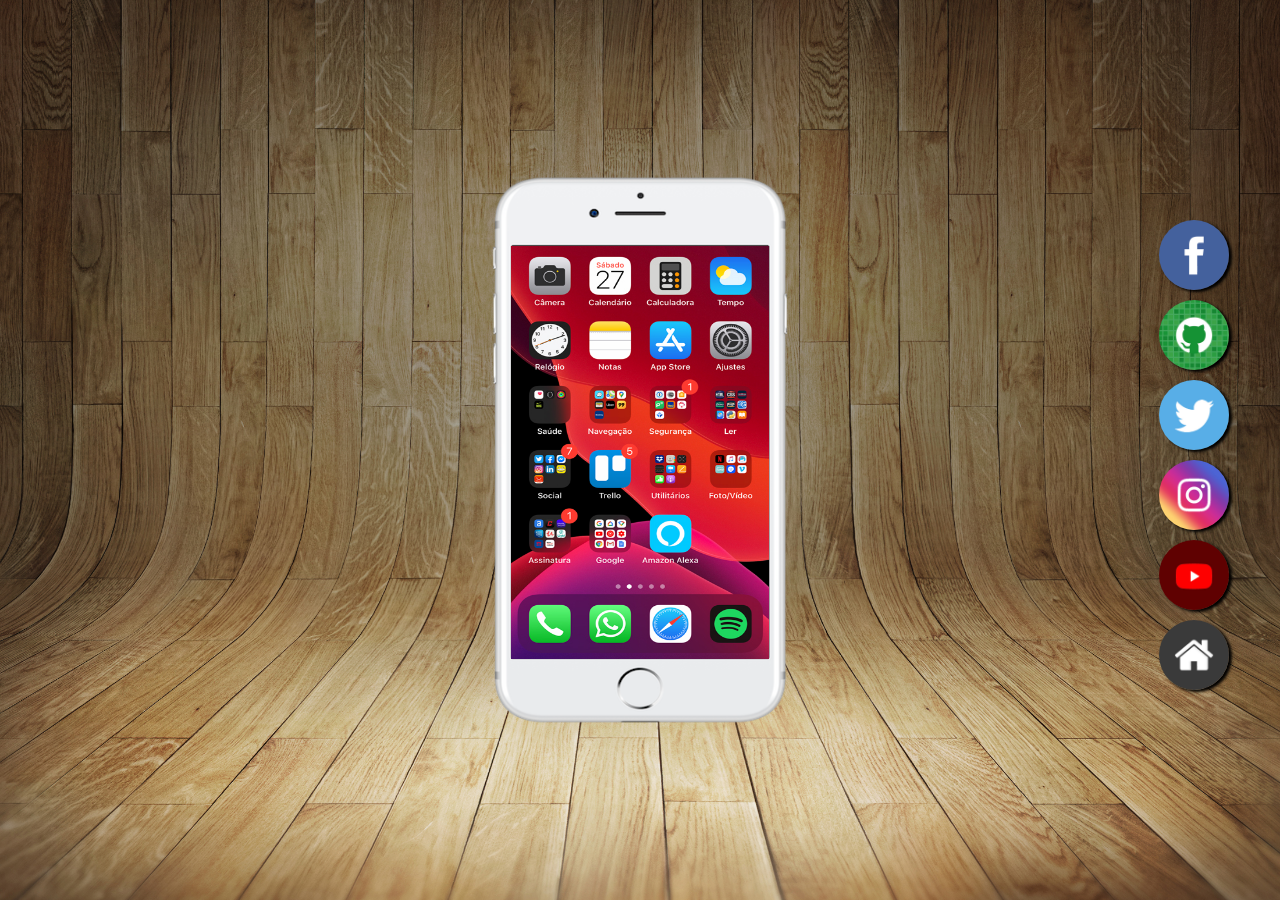
<file: index.html>
<!DOCTYPE html>
<html lang="pt-br">
  <head>
    <meta charset="UTF-8" />
    <meta name="viewport" content="width=device-width, initial-scale=1.0" />
    <title>Projeto Rede Social</title>
    <link rel="shortcut icon" href="imagens/favicon.ico" type="image/x-icon" />
    <link rel="stylesheet" href="estilos/style.css" />
  </head>
  <body>
    <main>
      <section class="iphone">
        <div class="tela">
          <iframe
            scrolling="yes"
            class="frame"
            name="fram"
            src="home.html"
            frameborder="0"
          ></iframe>
        </div>
      </section>
      <section class="btn">
        <div class="logo logo-box">
          <a href="face.html" target="fram"
            ><img src="imagens/logo-facebook.jpg" alt="Imagem logo Facebook"
          /></a>
          <a href="git.html" target="fram"
            ><img src="imagens/logo-github.jpg" alt="Imagem logo GitHub"
          /></a>
          <a href="twitter.html" target="fram"
            ><img src="imagens/logo-twitter.jpg" alt="Imagem logo Twitter"
          /></a>
          <a href="insta.html" target="fram"
            ><img src="imagens/logo-instagram.jpg" alt="Imagem logo Instagram"
          /></a>
          <a href="yout.html" target="fram"
            ><img src="imagens/logo-youtube.jpg" alt="Imagem logo Youtube"
          /></a>
          <a href="home.html" target="fram"
            ><img src="imagens/logo-home.jpg" alt="Imagem logo Home"
          /></a>
        </div>
      </section>
    </main>
  </body>
</html>
</file>
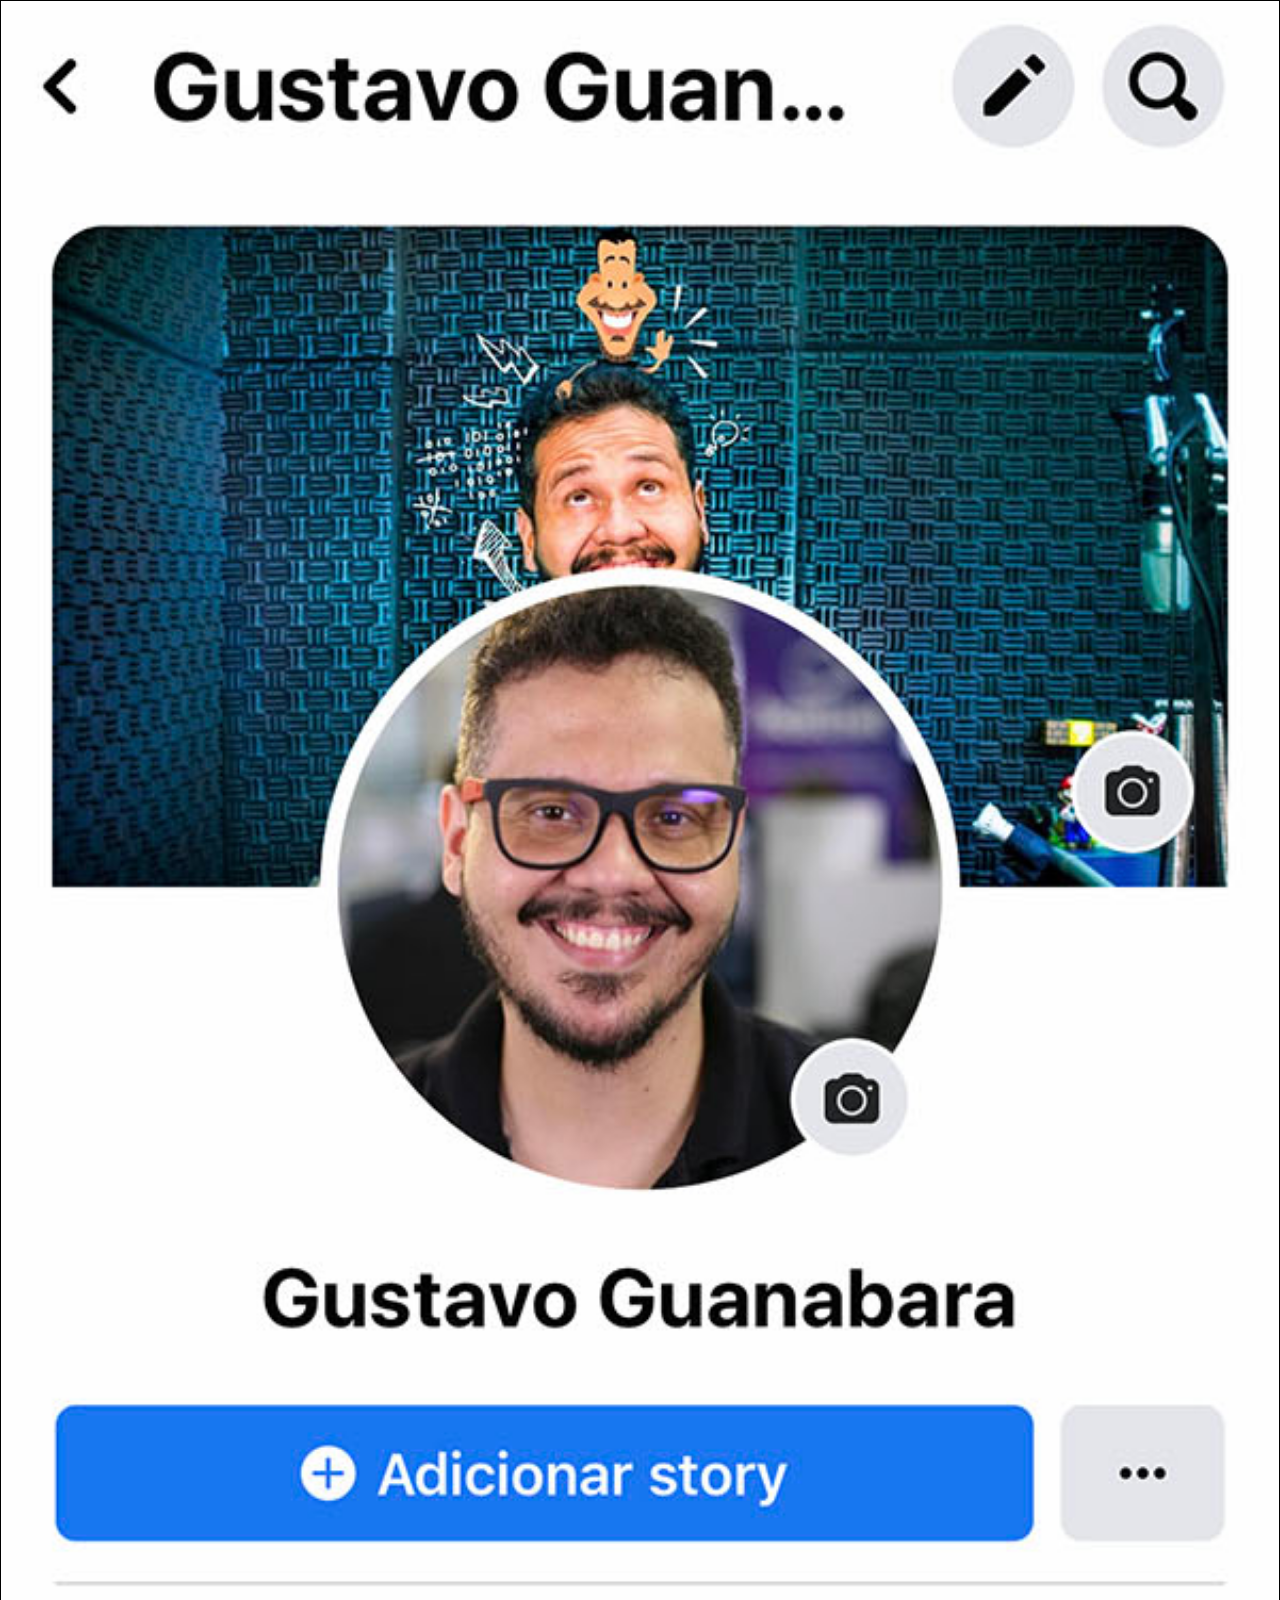
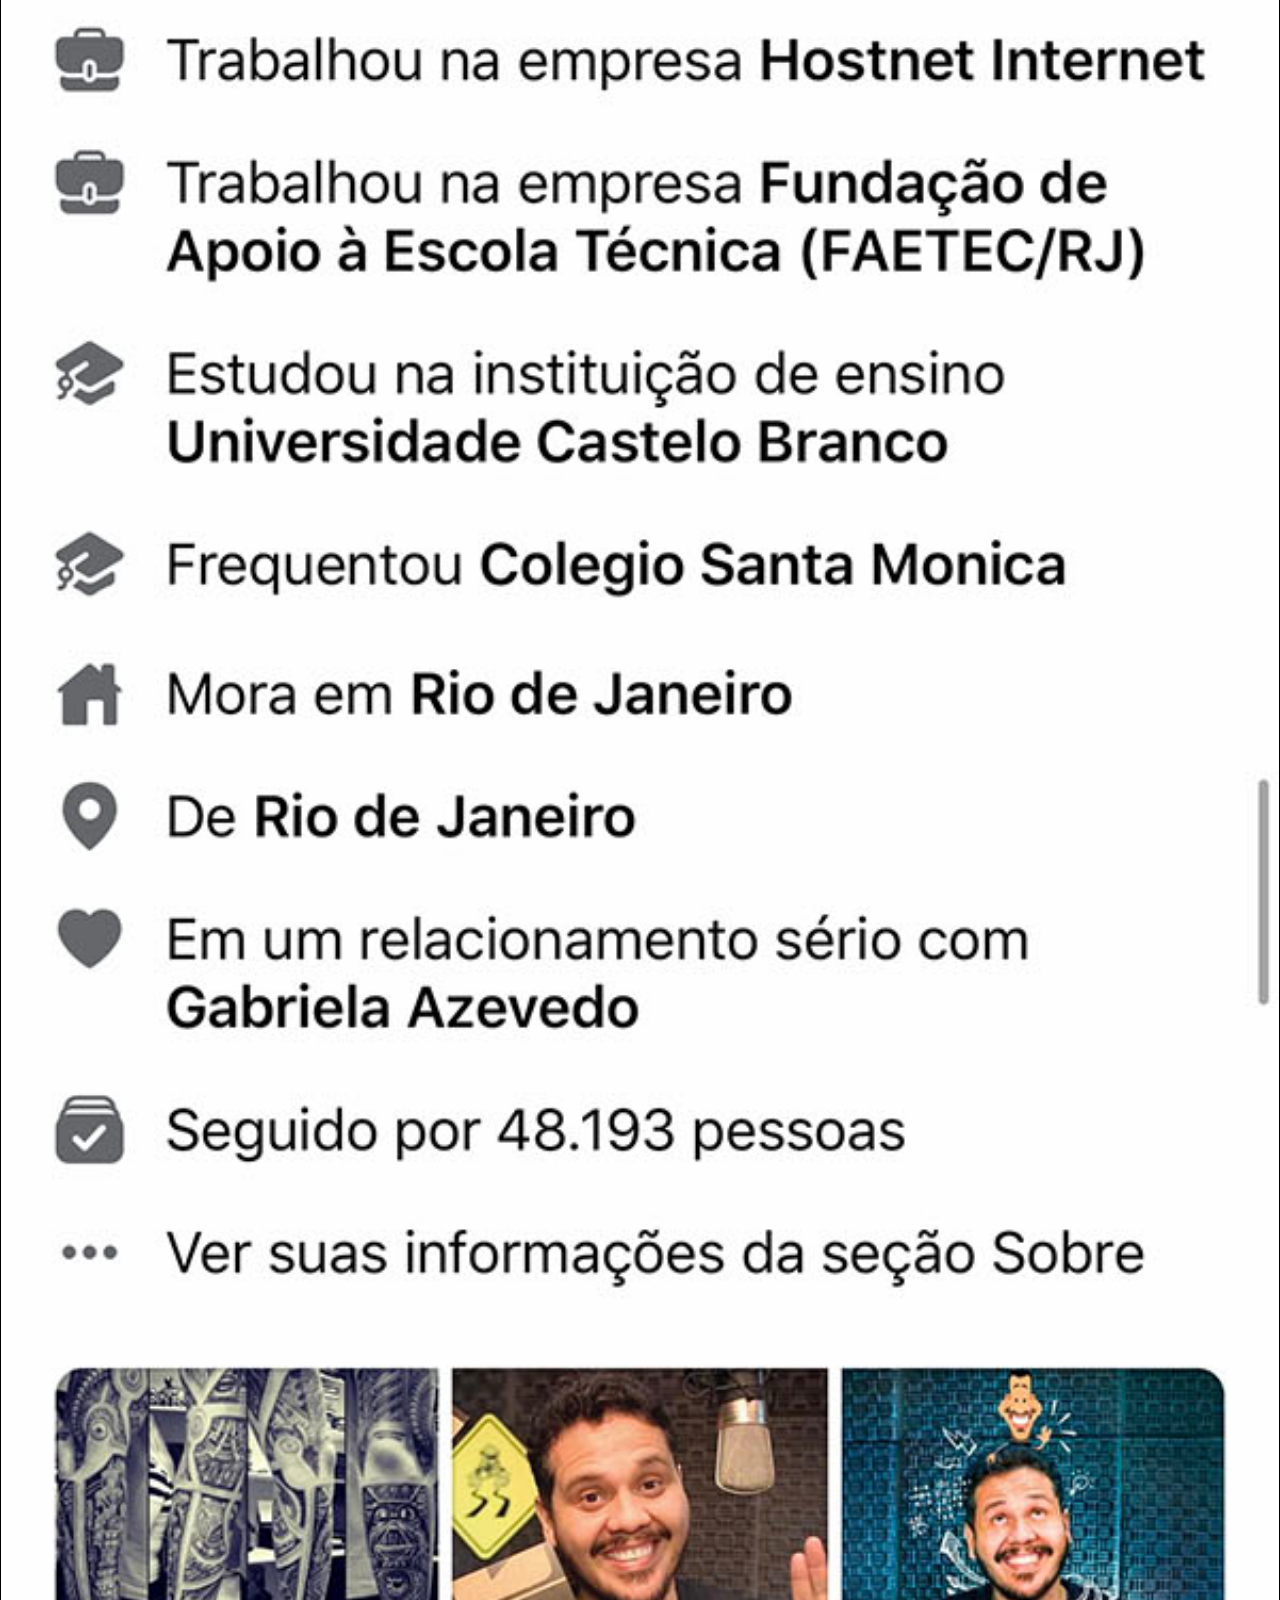
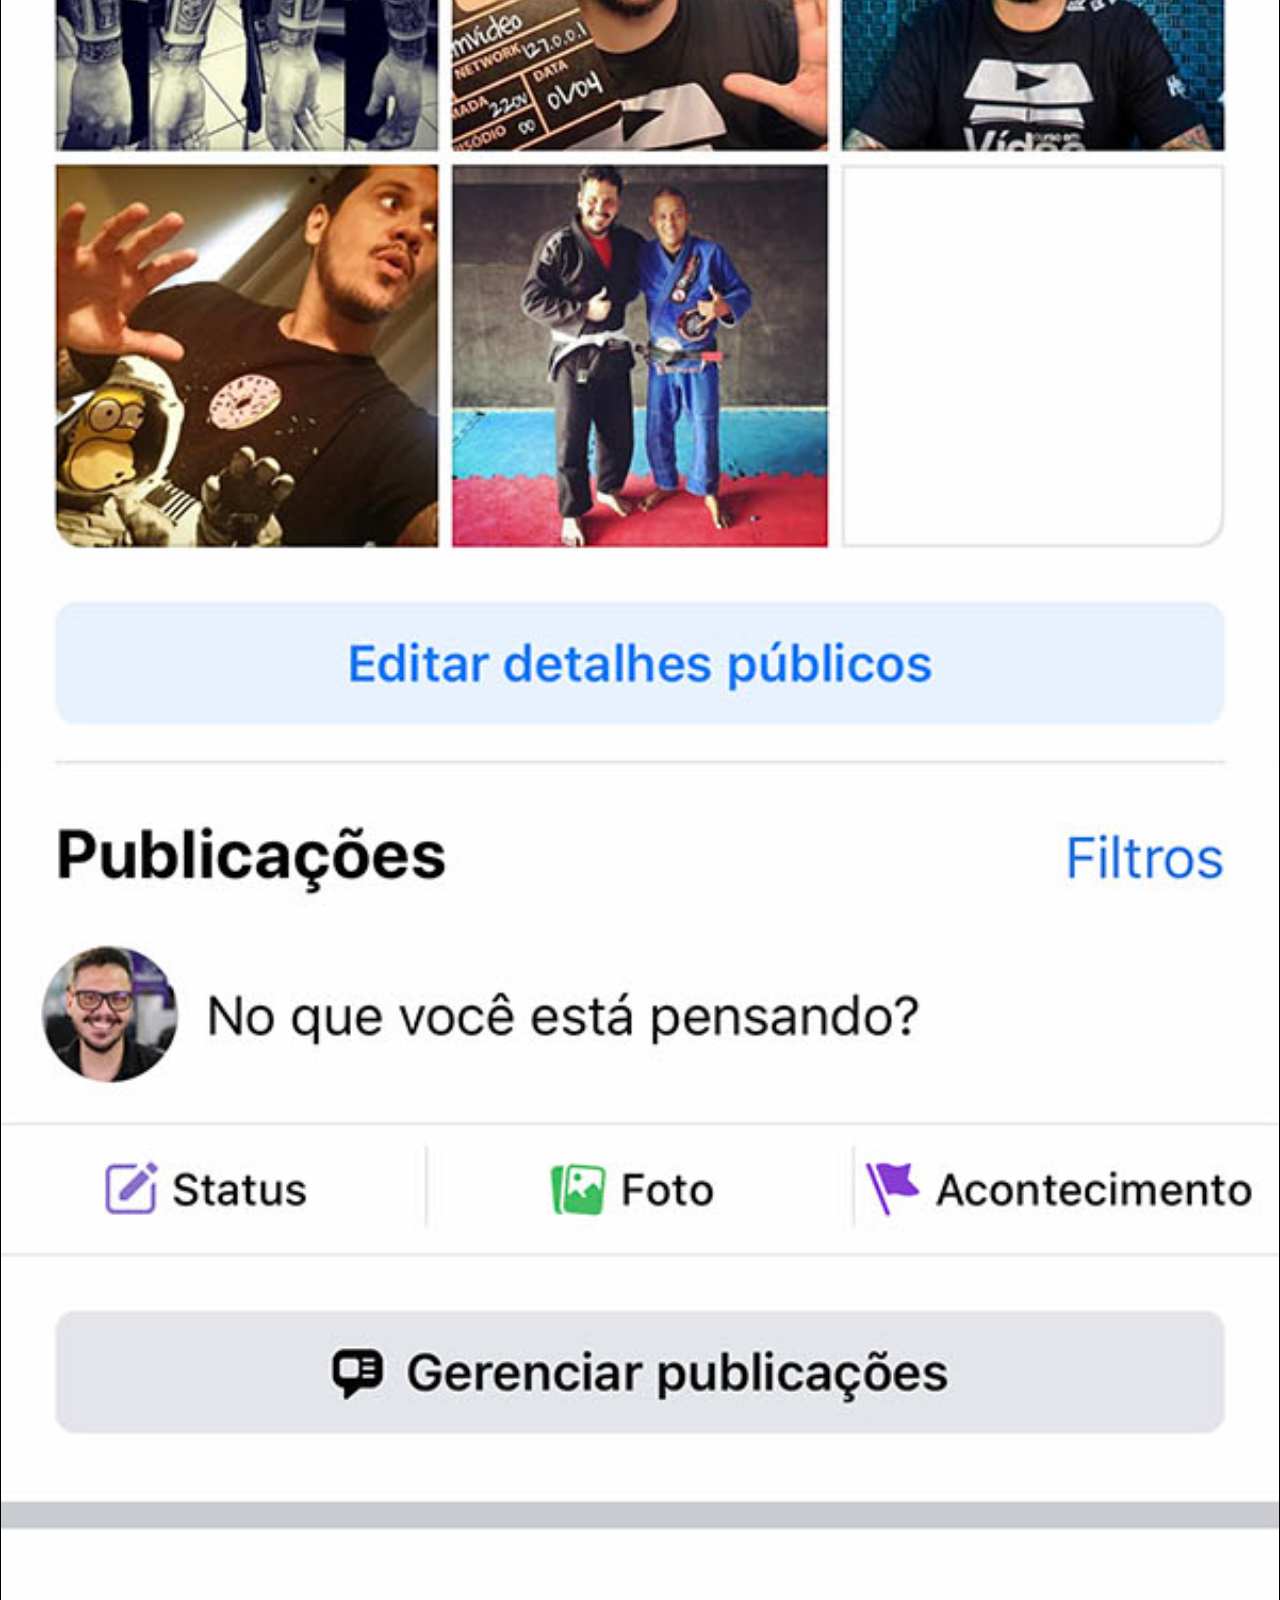
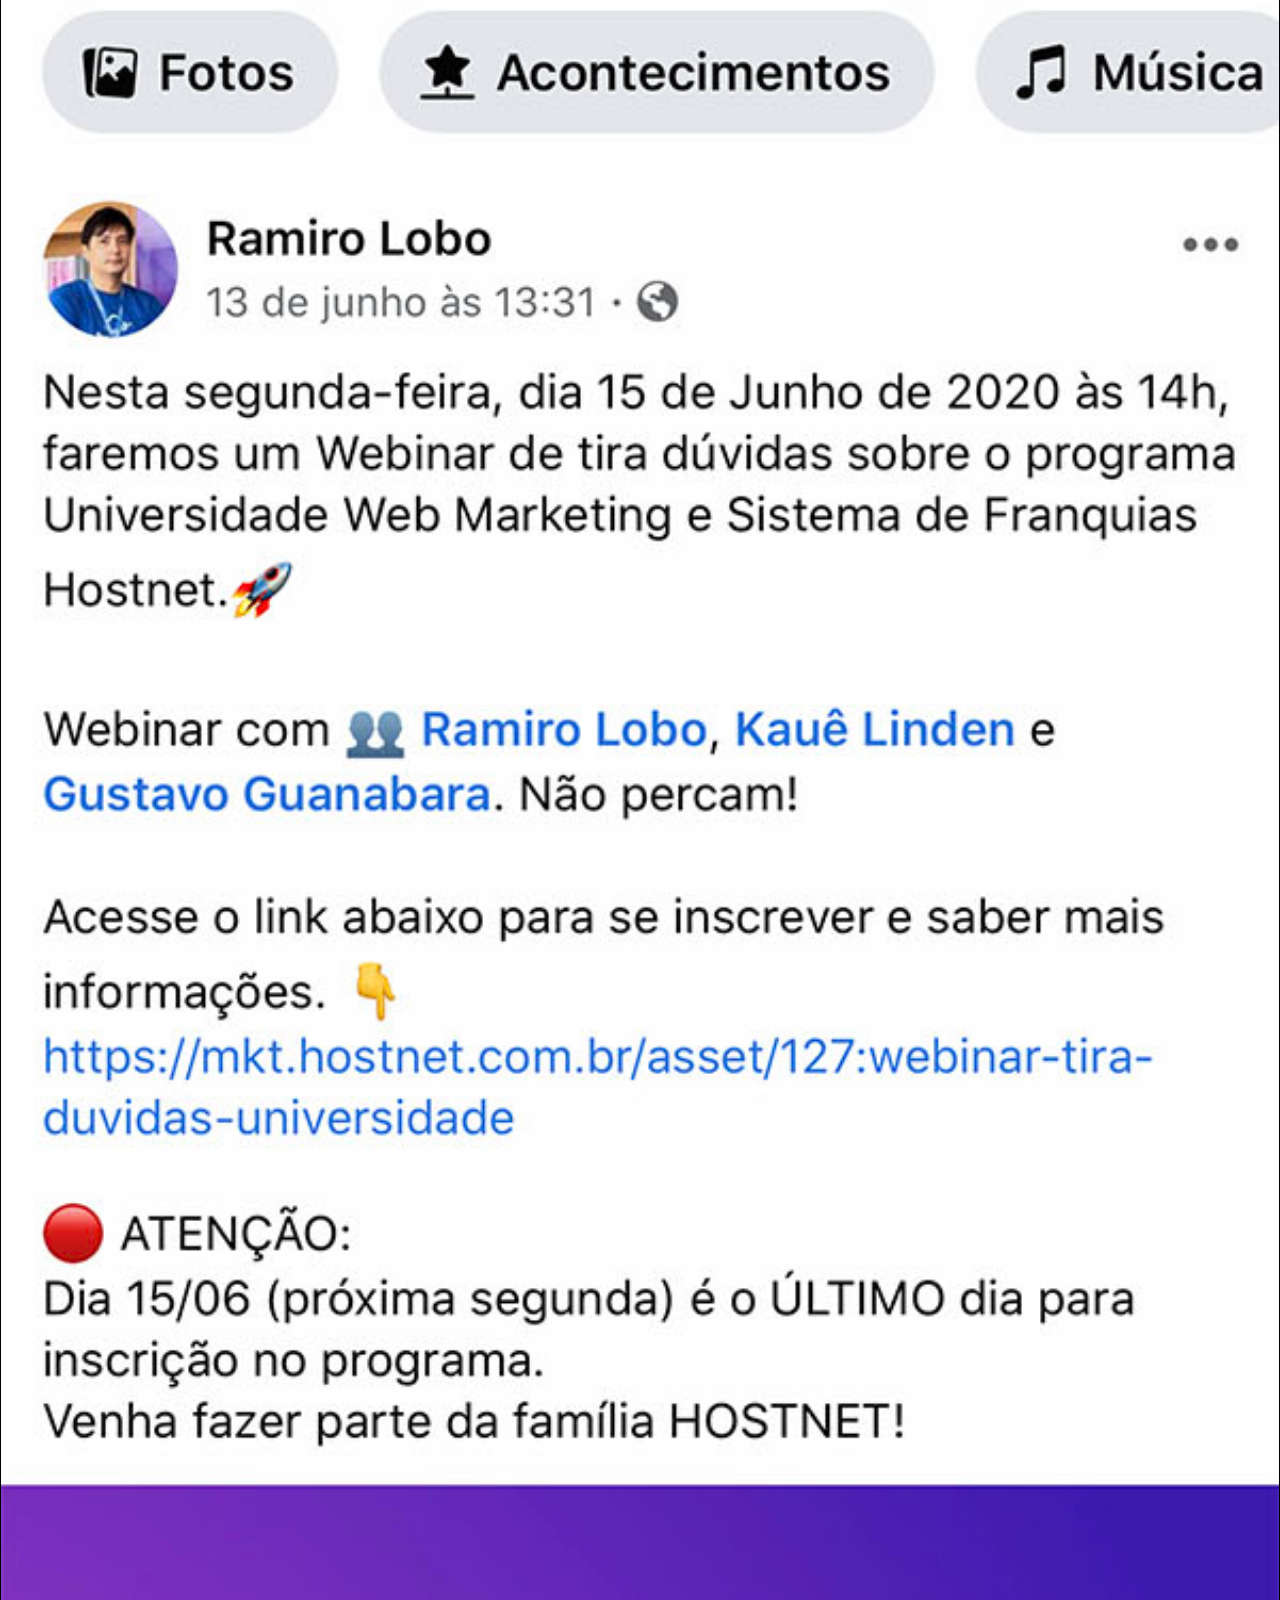
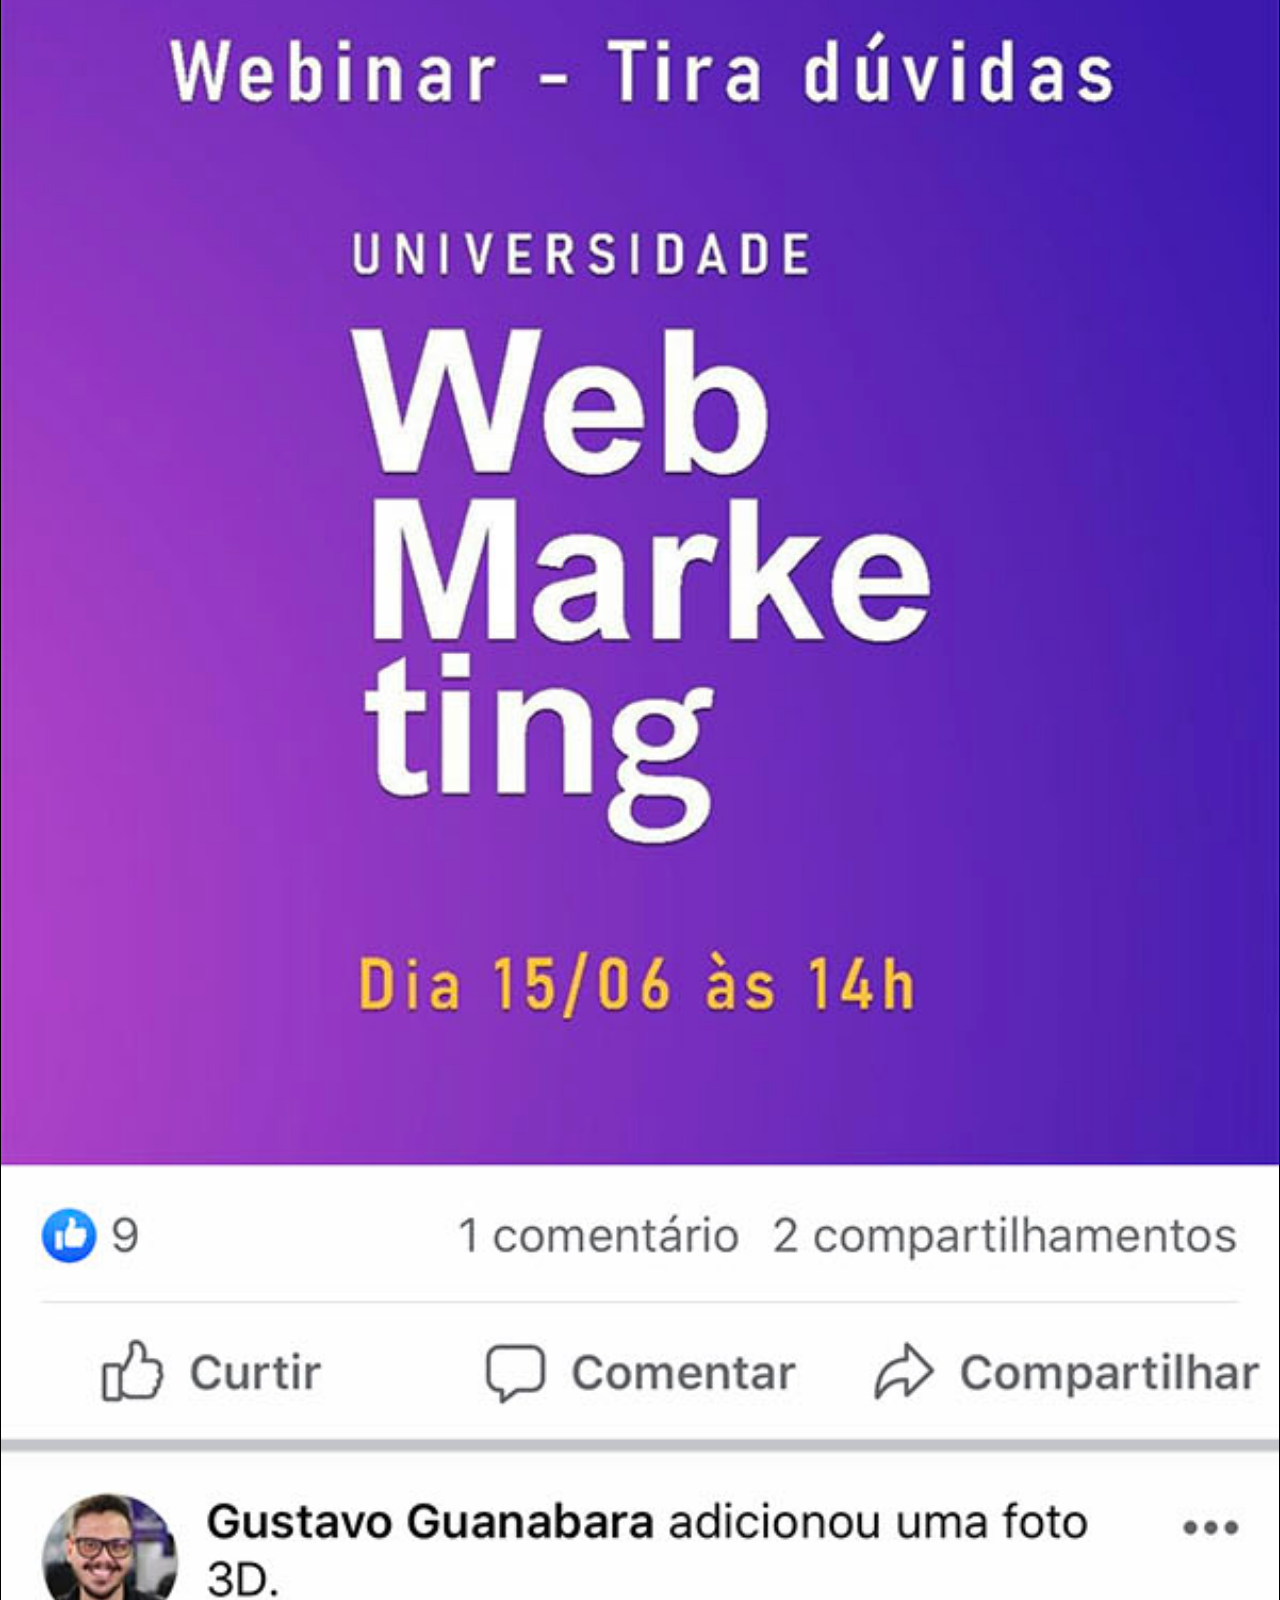
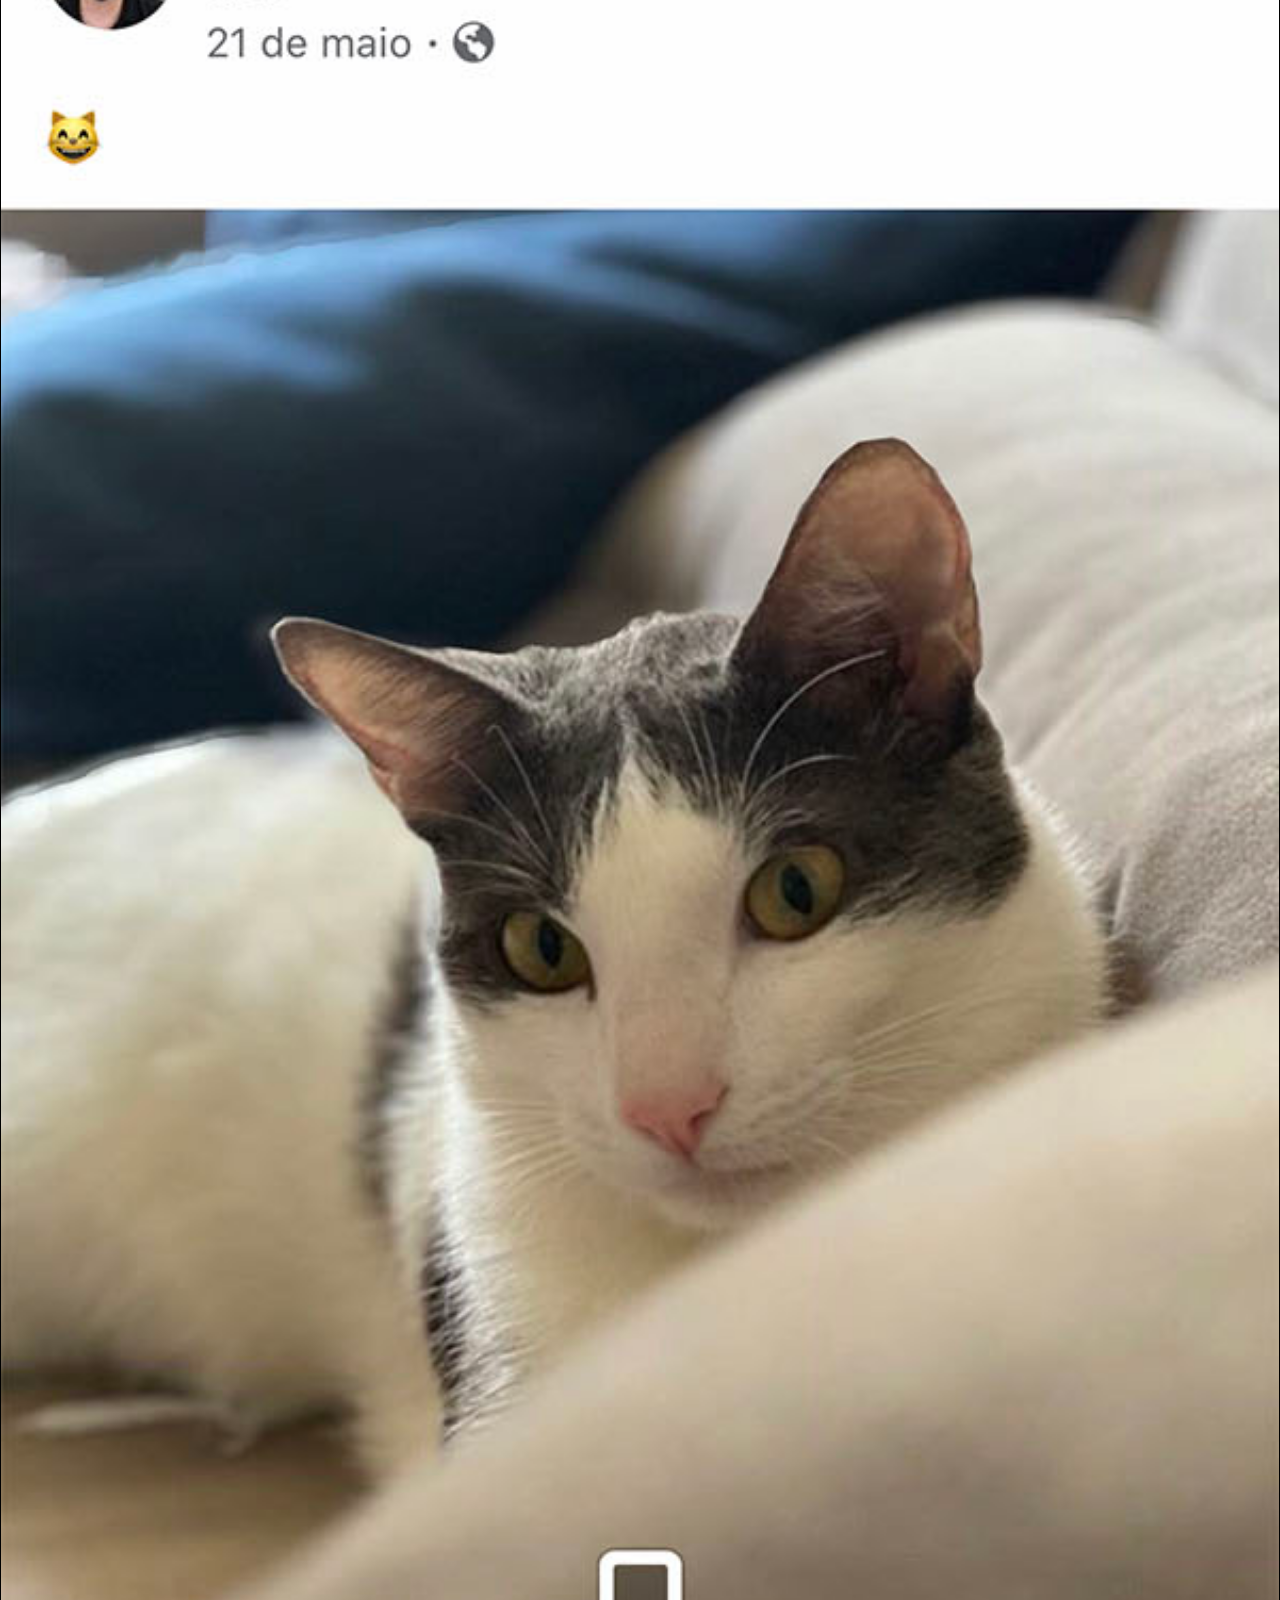
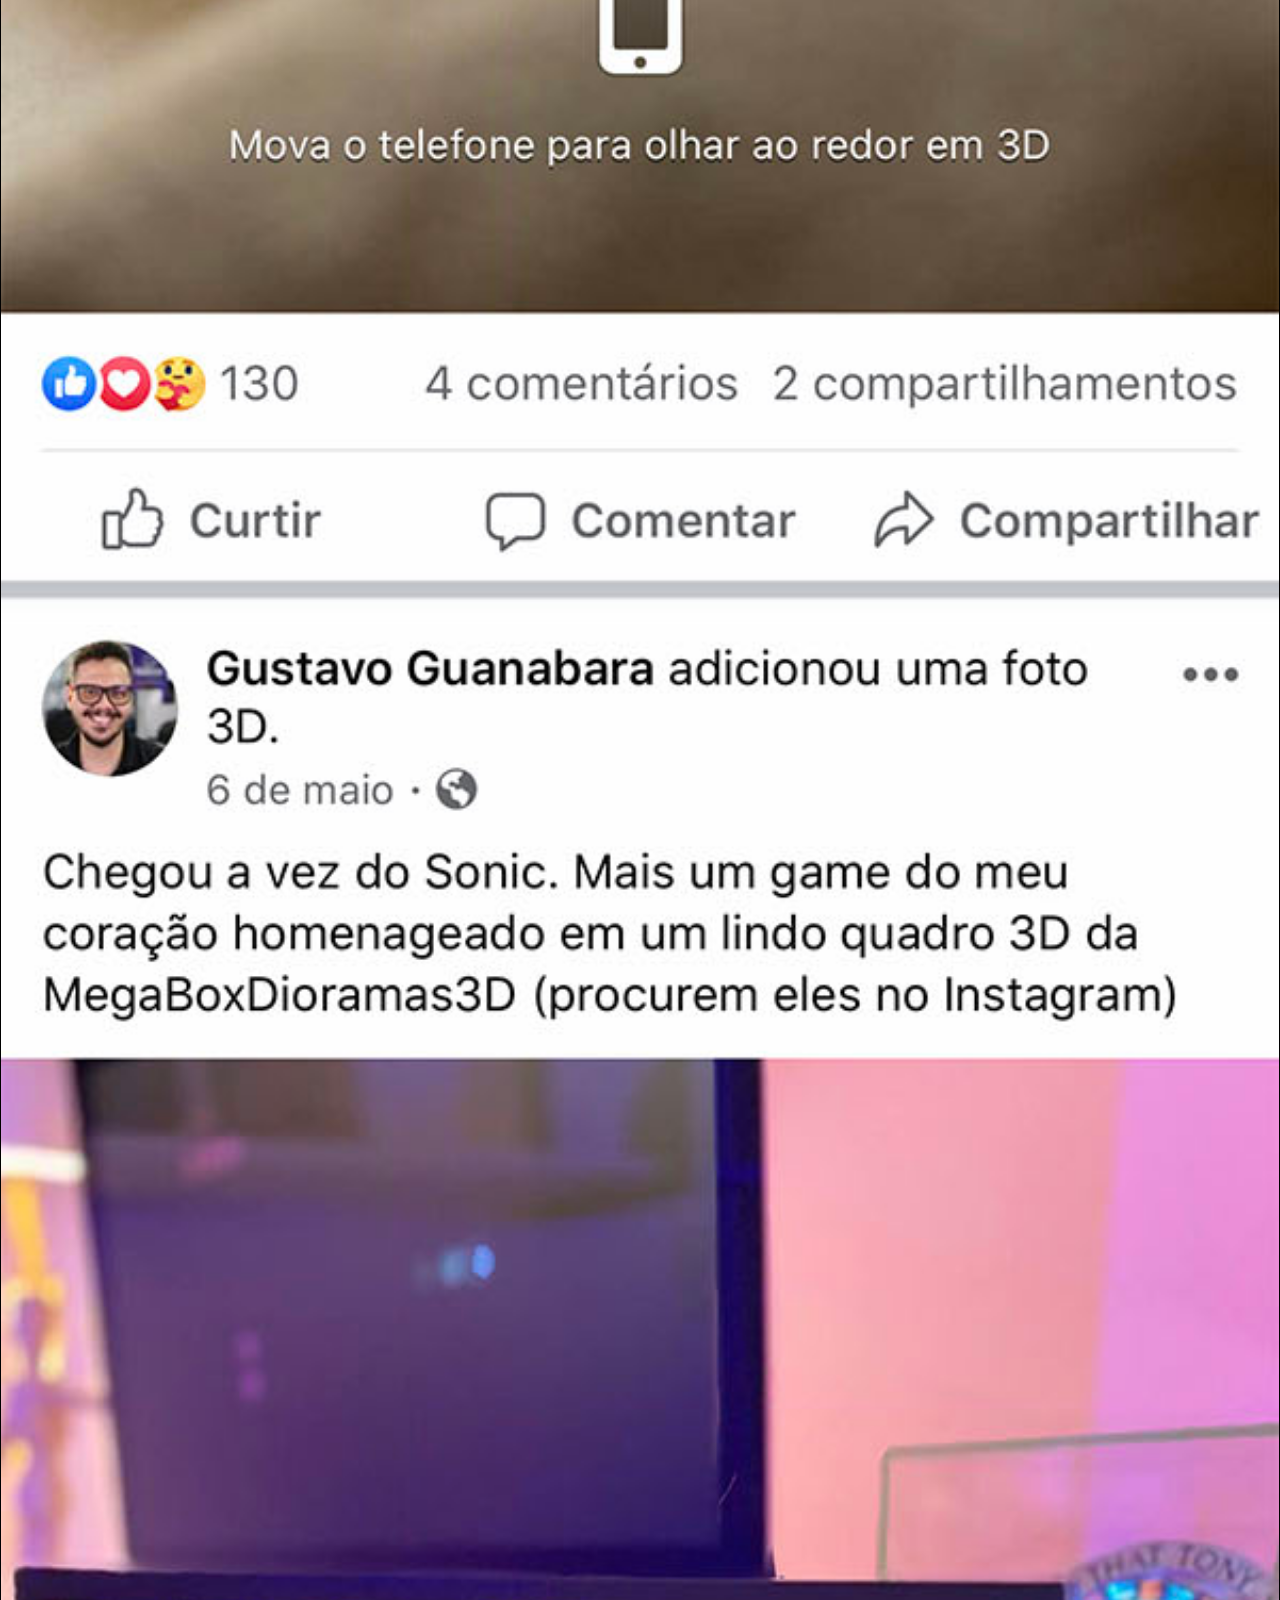
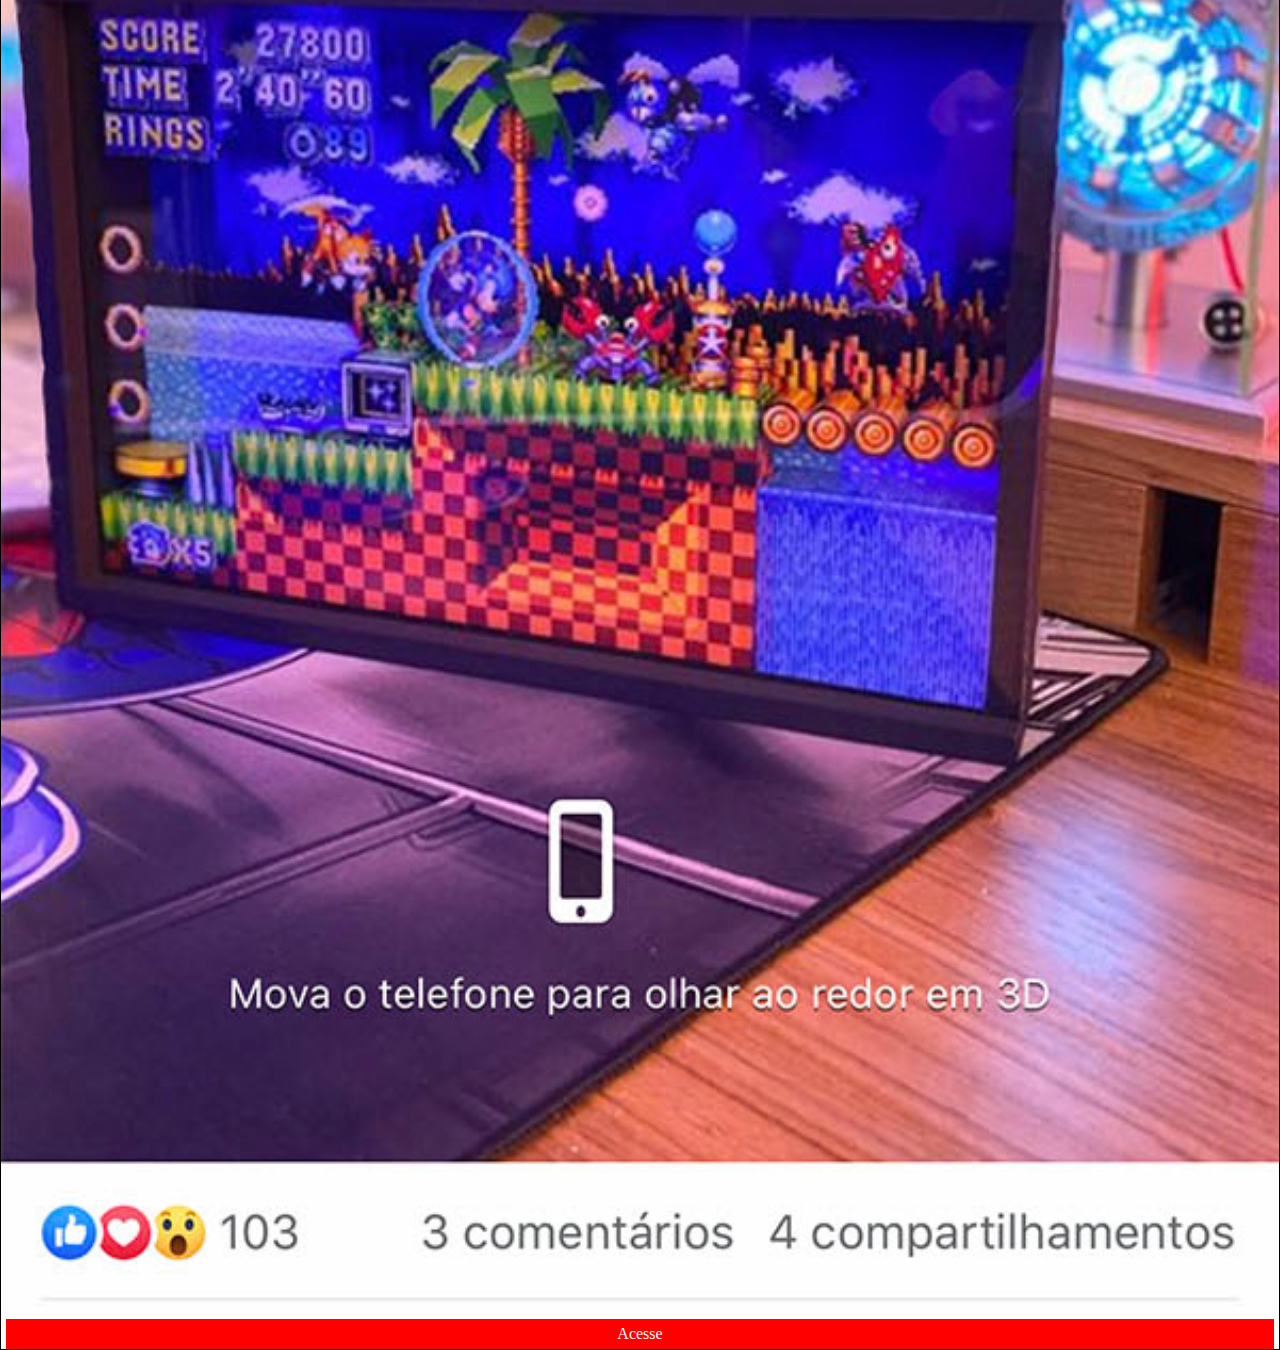
<file: face.html>
<!DOCTYPE html>
<html lang="pt-br">
  <head>
    <meta charset="UTF-8" />
    <meta name="viewport" content="width=device-width, initial-scale=1.0" />
    <title>Facebook-Page</title>
    <style>
      * {
        margin: 0;
        padding: 0;
      }

      body {
        display: flex;
        flex-direction: column;
        align-items: center;
        justify-content: center;
        border: 1px solid black;
      }

      body > img {
        width: 100%;
      }

      ::-webkit-scrollbar {
        width: 0px;
        height: 0px;
      }

      body > a {
        background-color: red;
        width: 99vw;
        height: 30px;
        text-align: center;
        text-decoration: none;
        line-height: 30px;
        color: white;
      }
    </style>
  </head>
  <body>
    <img src="imagens/tela-facebook.jpg" alt="" />
    <a href="https://pt-br.facebook.com/" target="_blank">Acesse</a>
  </body>
</html>
</file>
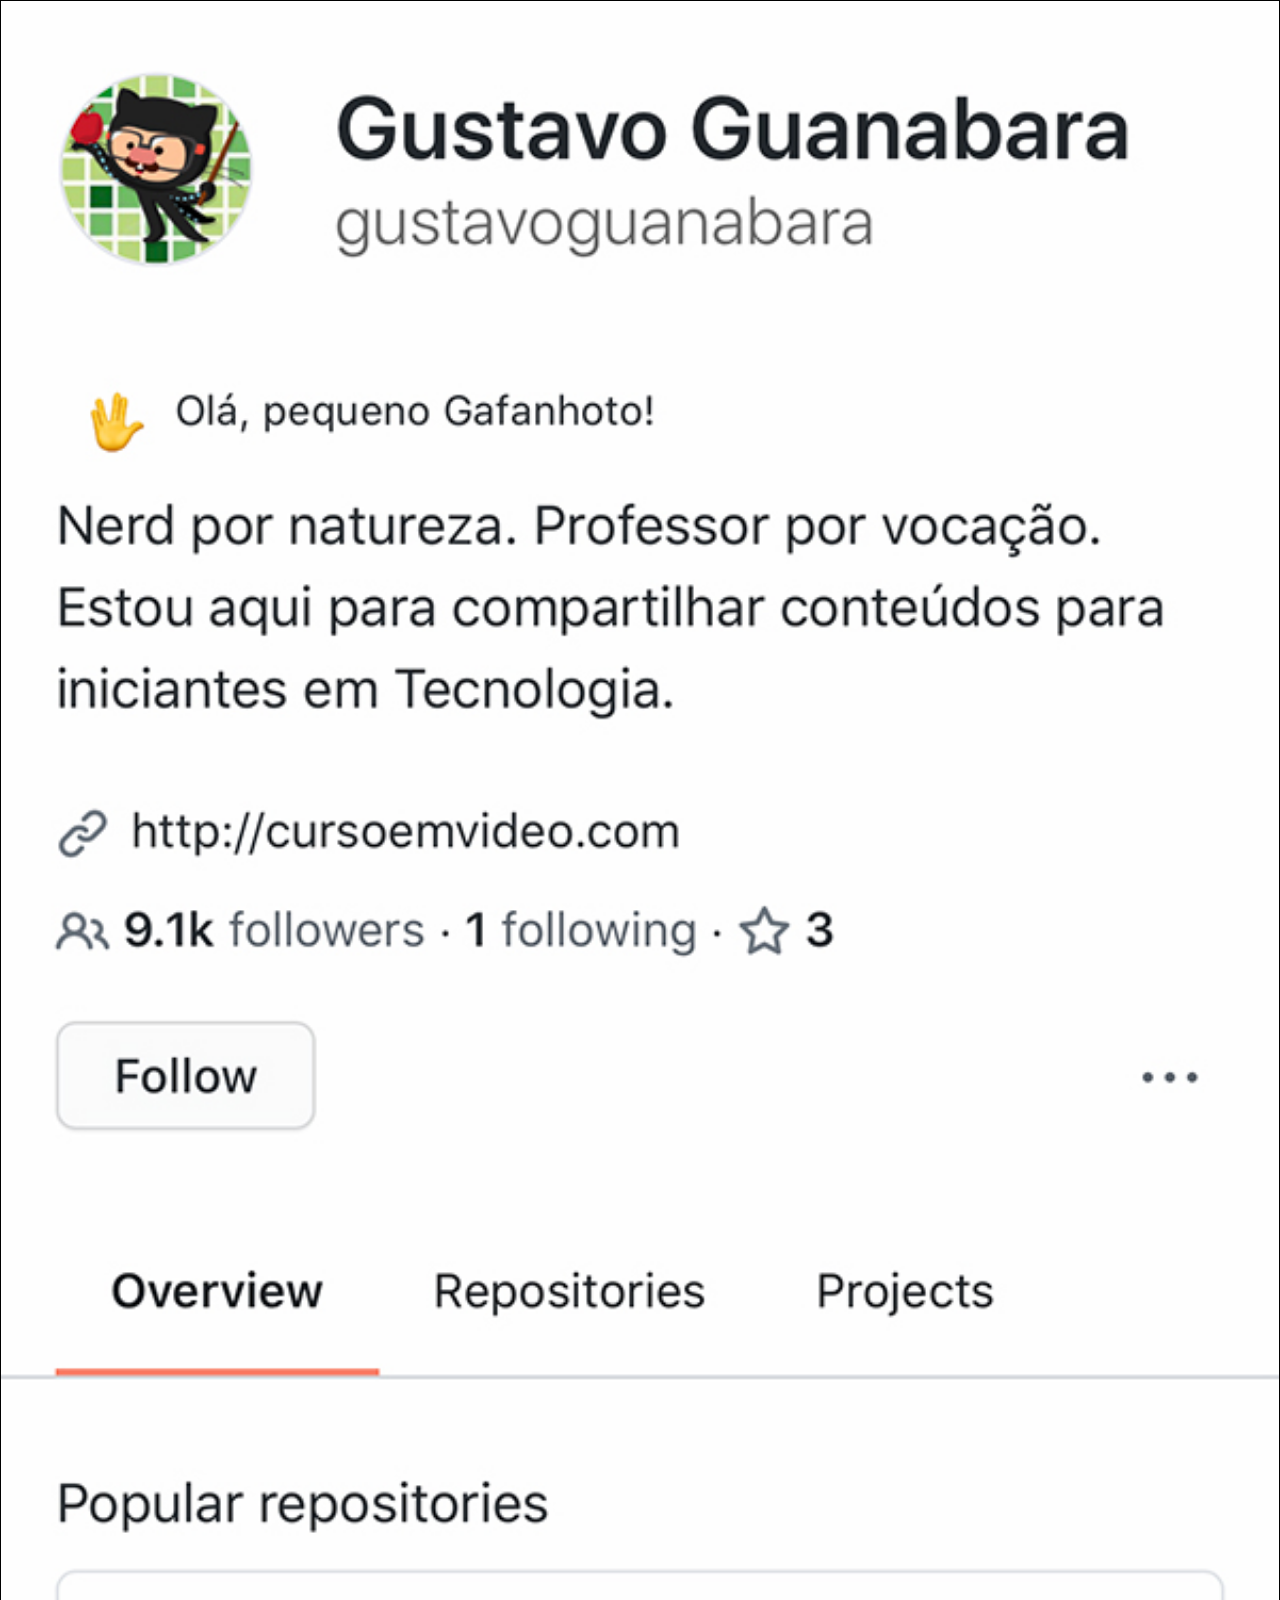
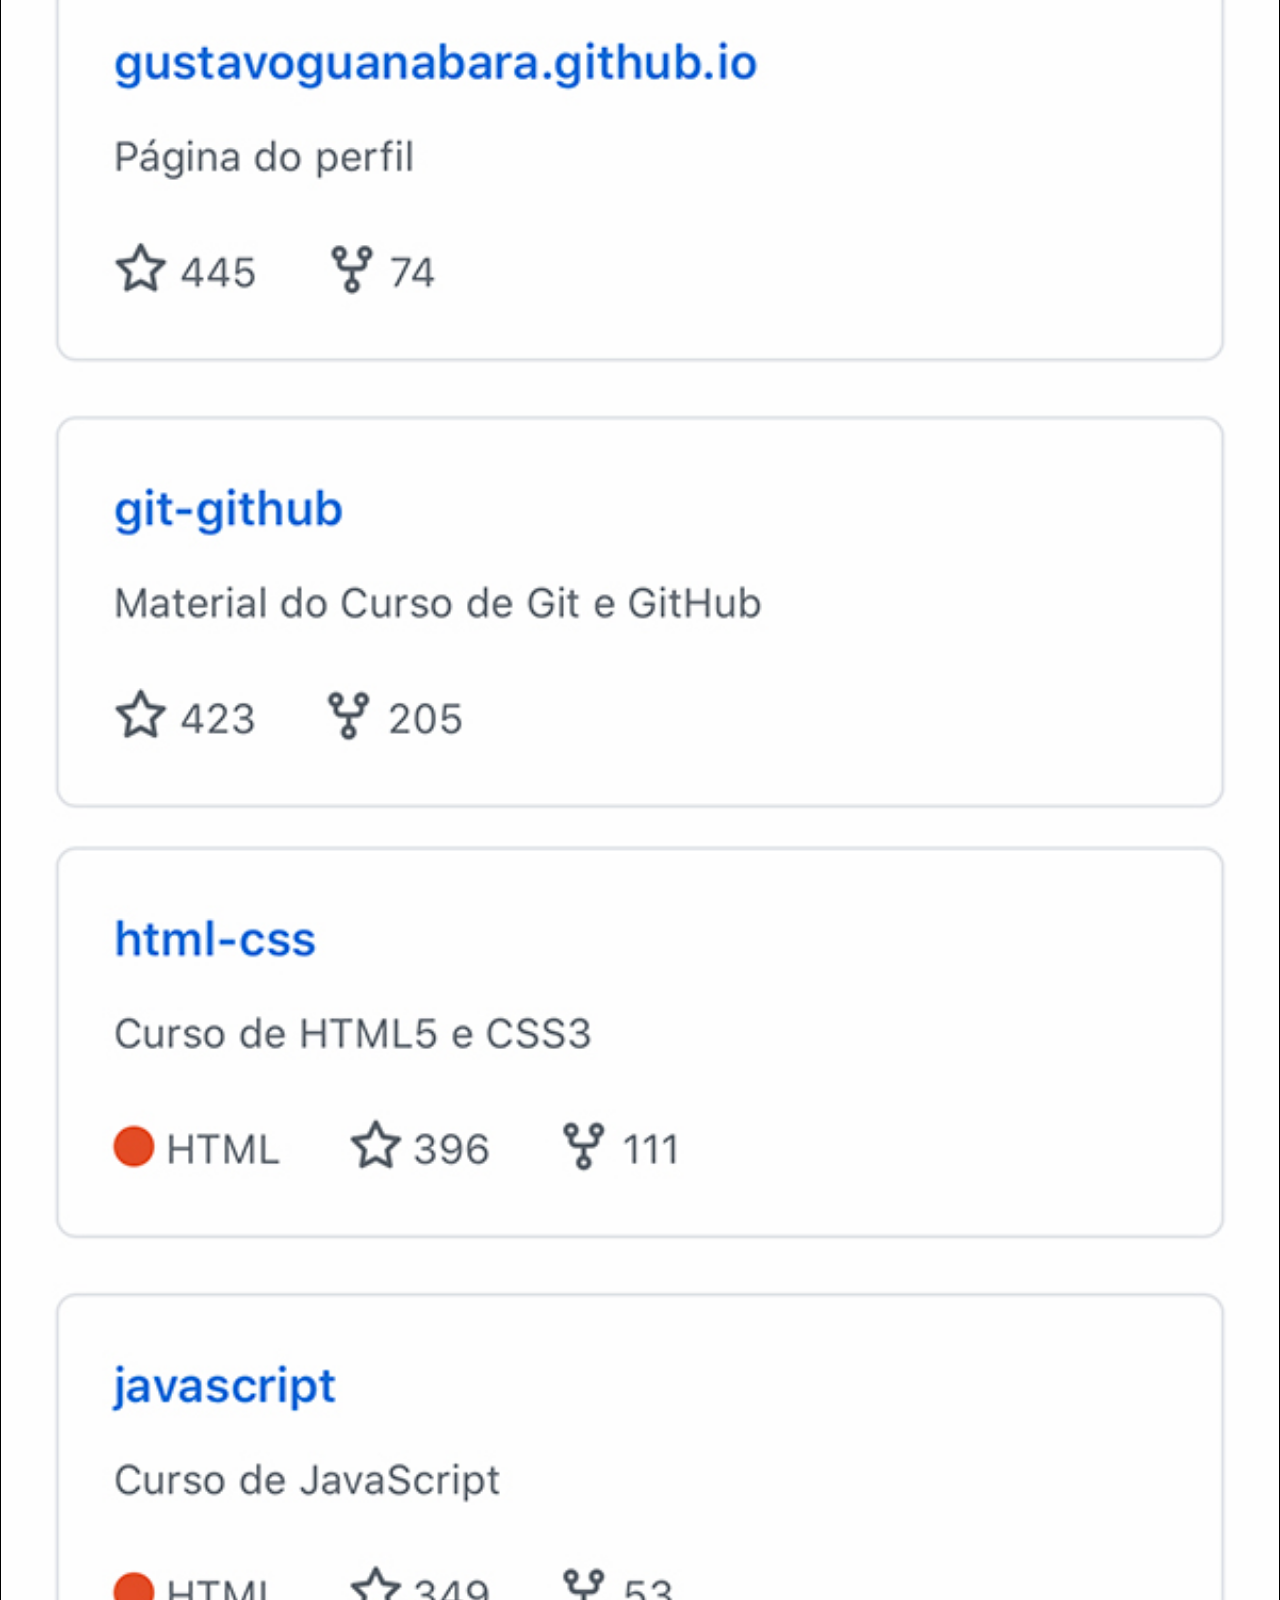
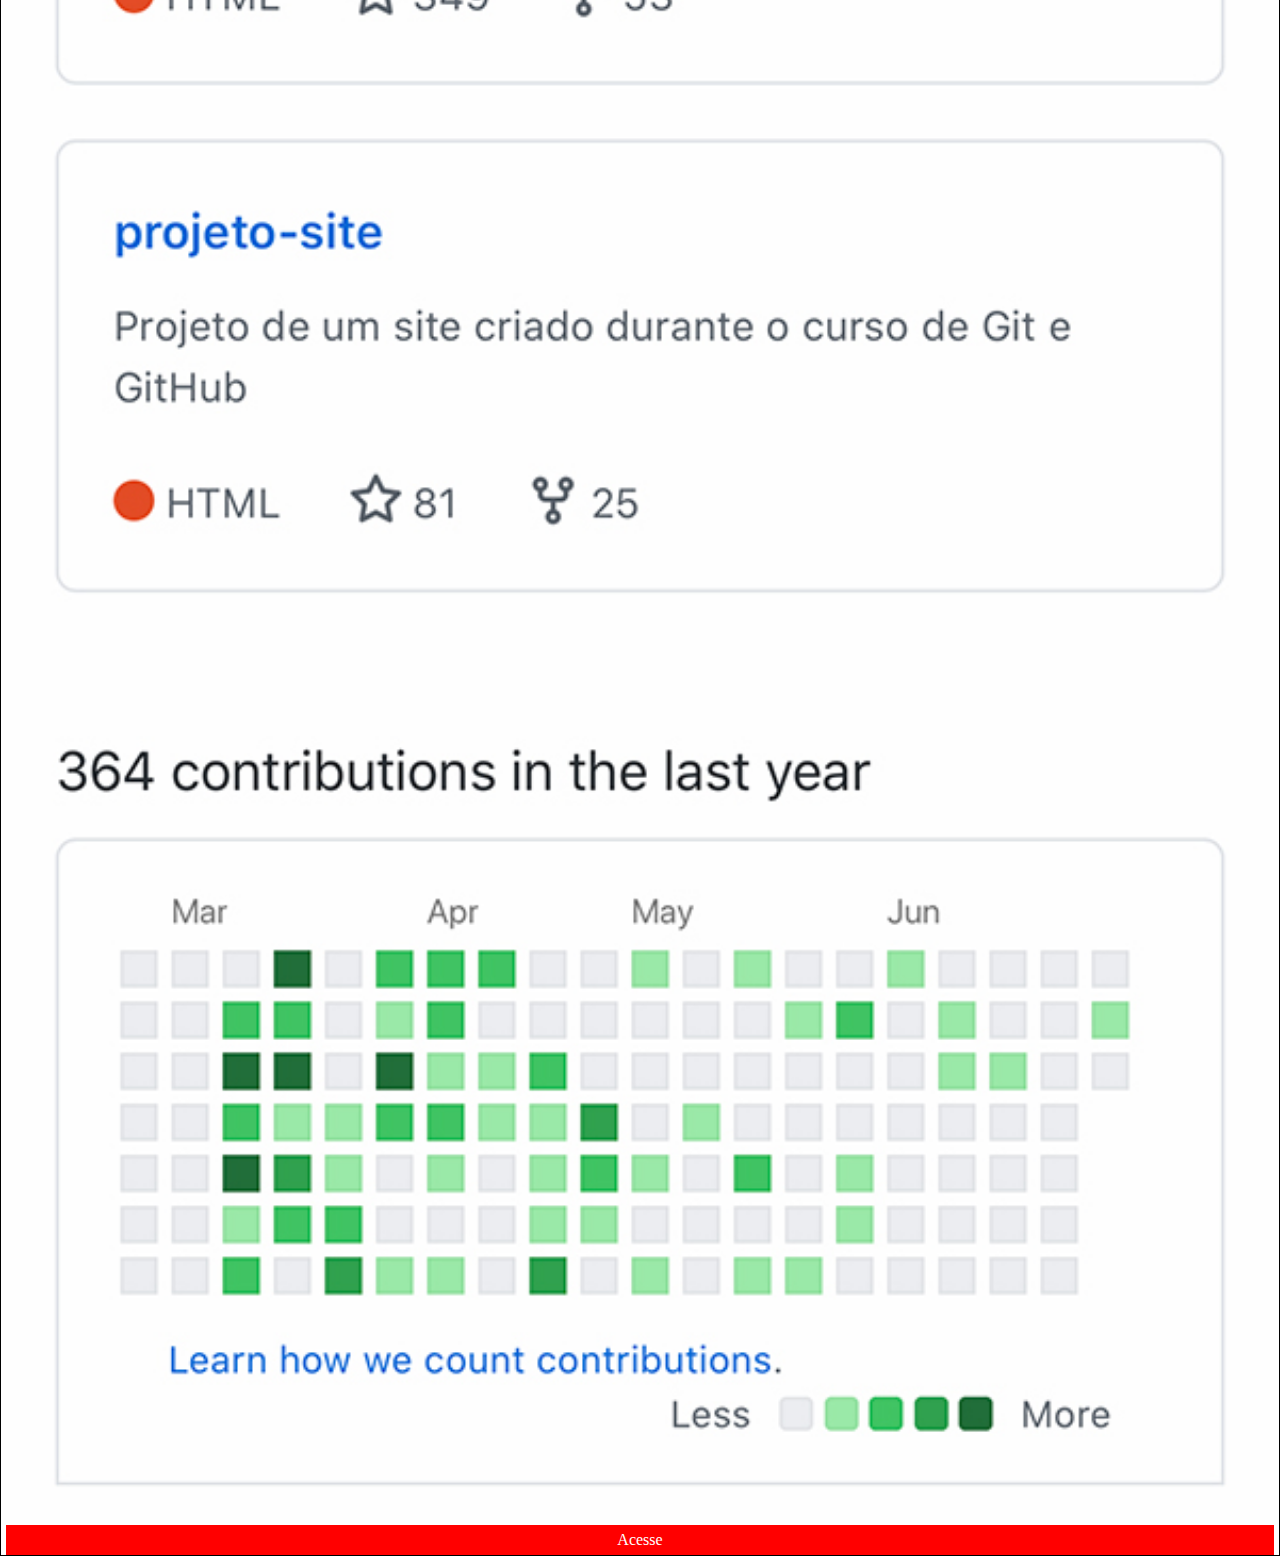
<file: git.html>
<!DOCTYPE html>
<html lang="pt-br">
  <head>
    <meta charset="UTF-8" />
    <meta name="viewport" content="width=device-width, initial-scale=1.0" />
    <title>GitHub-Page</title>
    <style>
      * {
        margin: 0;
        padding: 0;
      }

      body {
        display: flex;
        flex-direction: column;
        align-items: center;
        justify-content: center;
        border: 1px solid black;
      }

      body > img {
        width: 100%;
      }

      ::-webkit-scrollbar {
        width: 0px;
        height: 0px;
      }

      body > a {
        background-color: red;
        width: 99vw;
        height: 30px;
        text-align: center;
        text-decoration: none;
        line-height: 30px;
        color: white;
      }
    </style>
  </head>
  <body>
    <img src="imagens/tela-github.jpg" alt="" />
    <a href="https://github.com/" target="_blank">Acesse</a>
  </body>
</html>
</file>
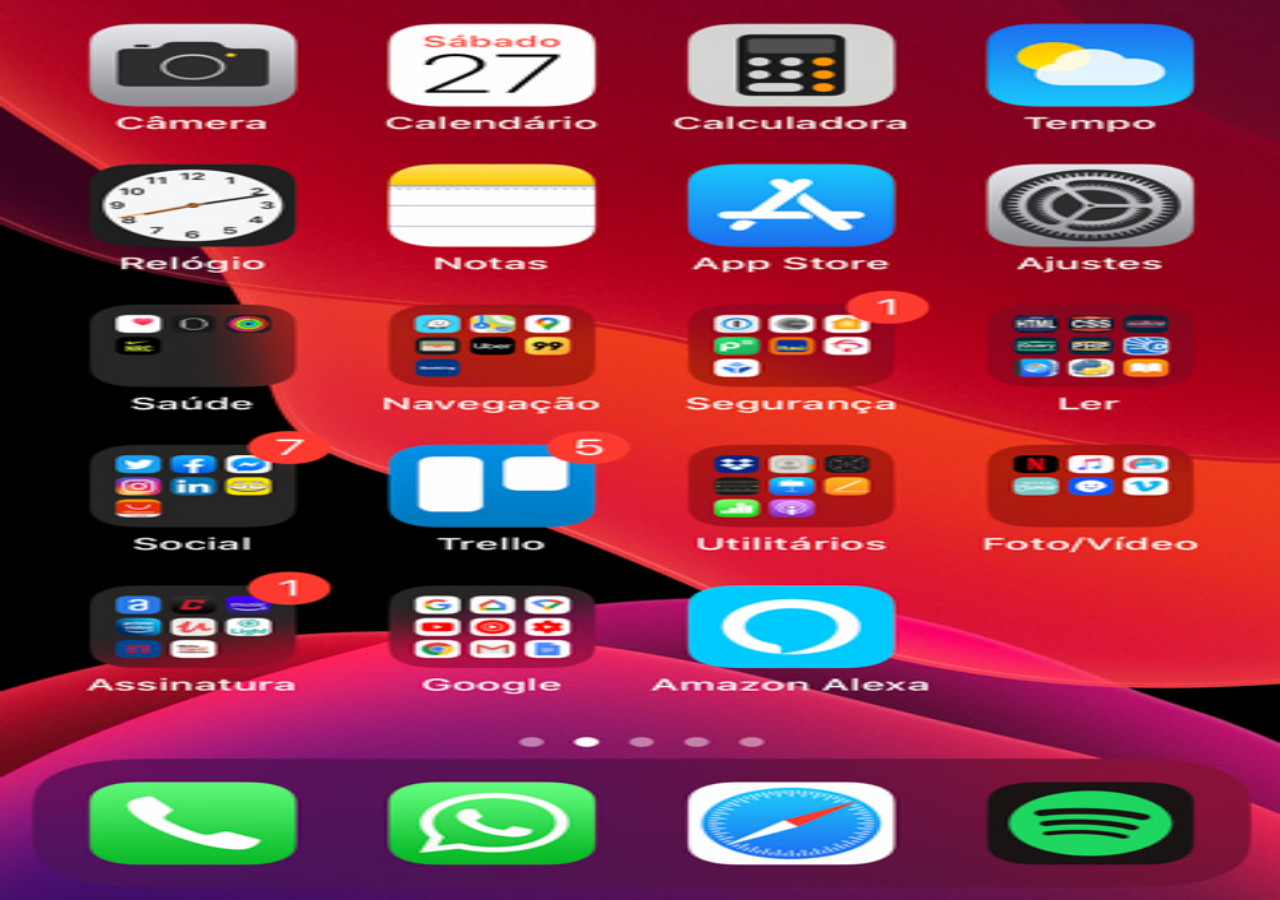
<file: home.html>
<!DOCTYPE html>
<html lang="pt-br">
  <head>
    <meta charset="UTF-8" />
    <meta name="viewport" content="width=device-width, initial-scale=1.0" />
    <title>Home-Page</title>
    <style>
      * {
        margin: 0;
        padding: 0;
      }

      body {
        display: flex;
        flex-direction: column;
        justify-content: center;
      }

      body > img {
        height: 100vh;
      }
    </style>
  </head>
  <body>
    <img src="imagens/tela-home.jpg" alt="" />
  </body>
</html>
</file>
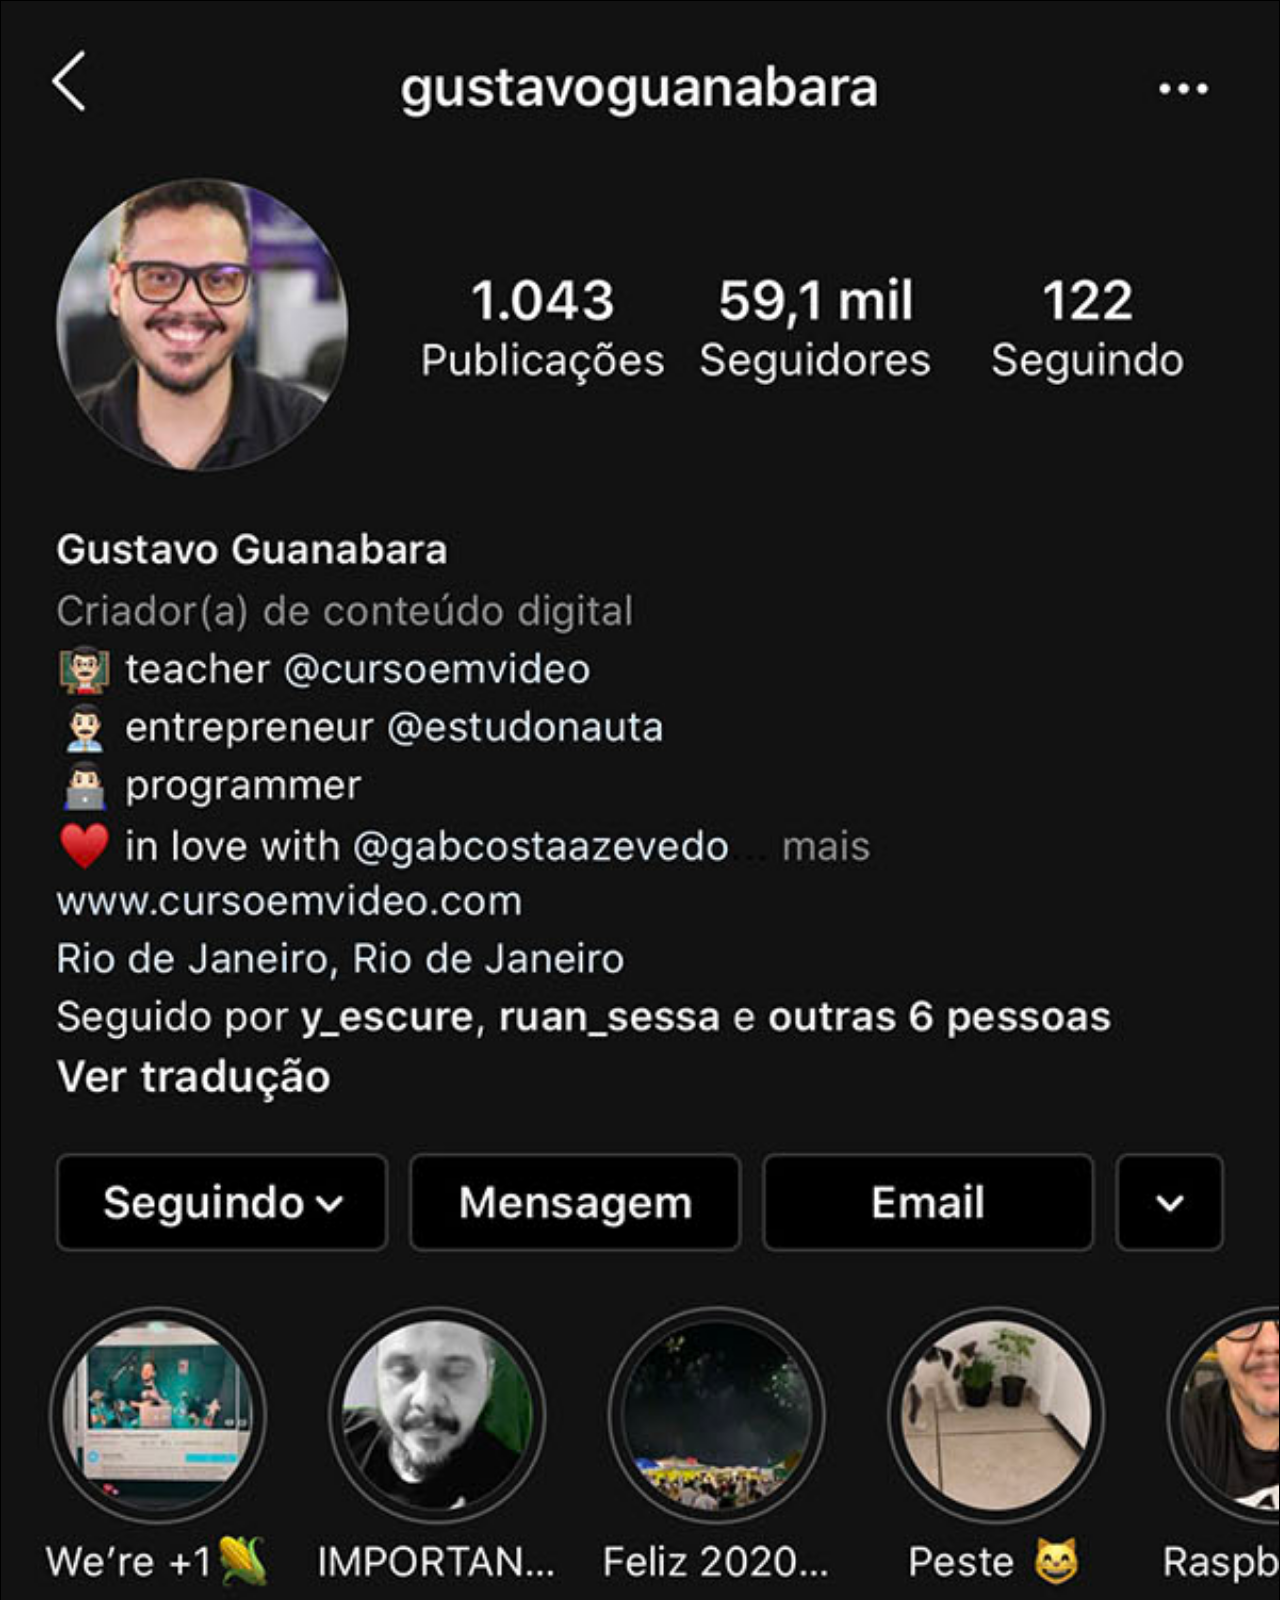
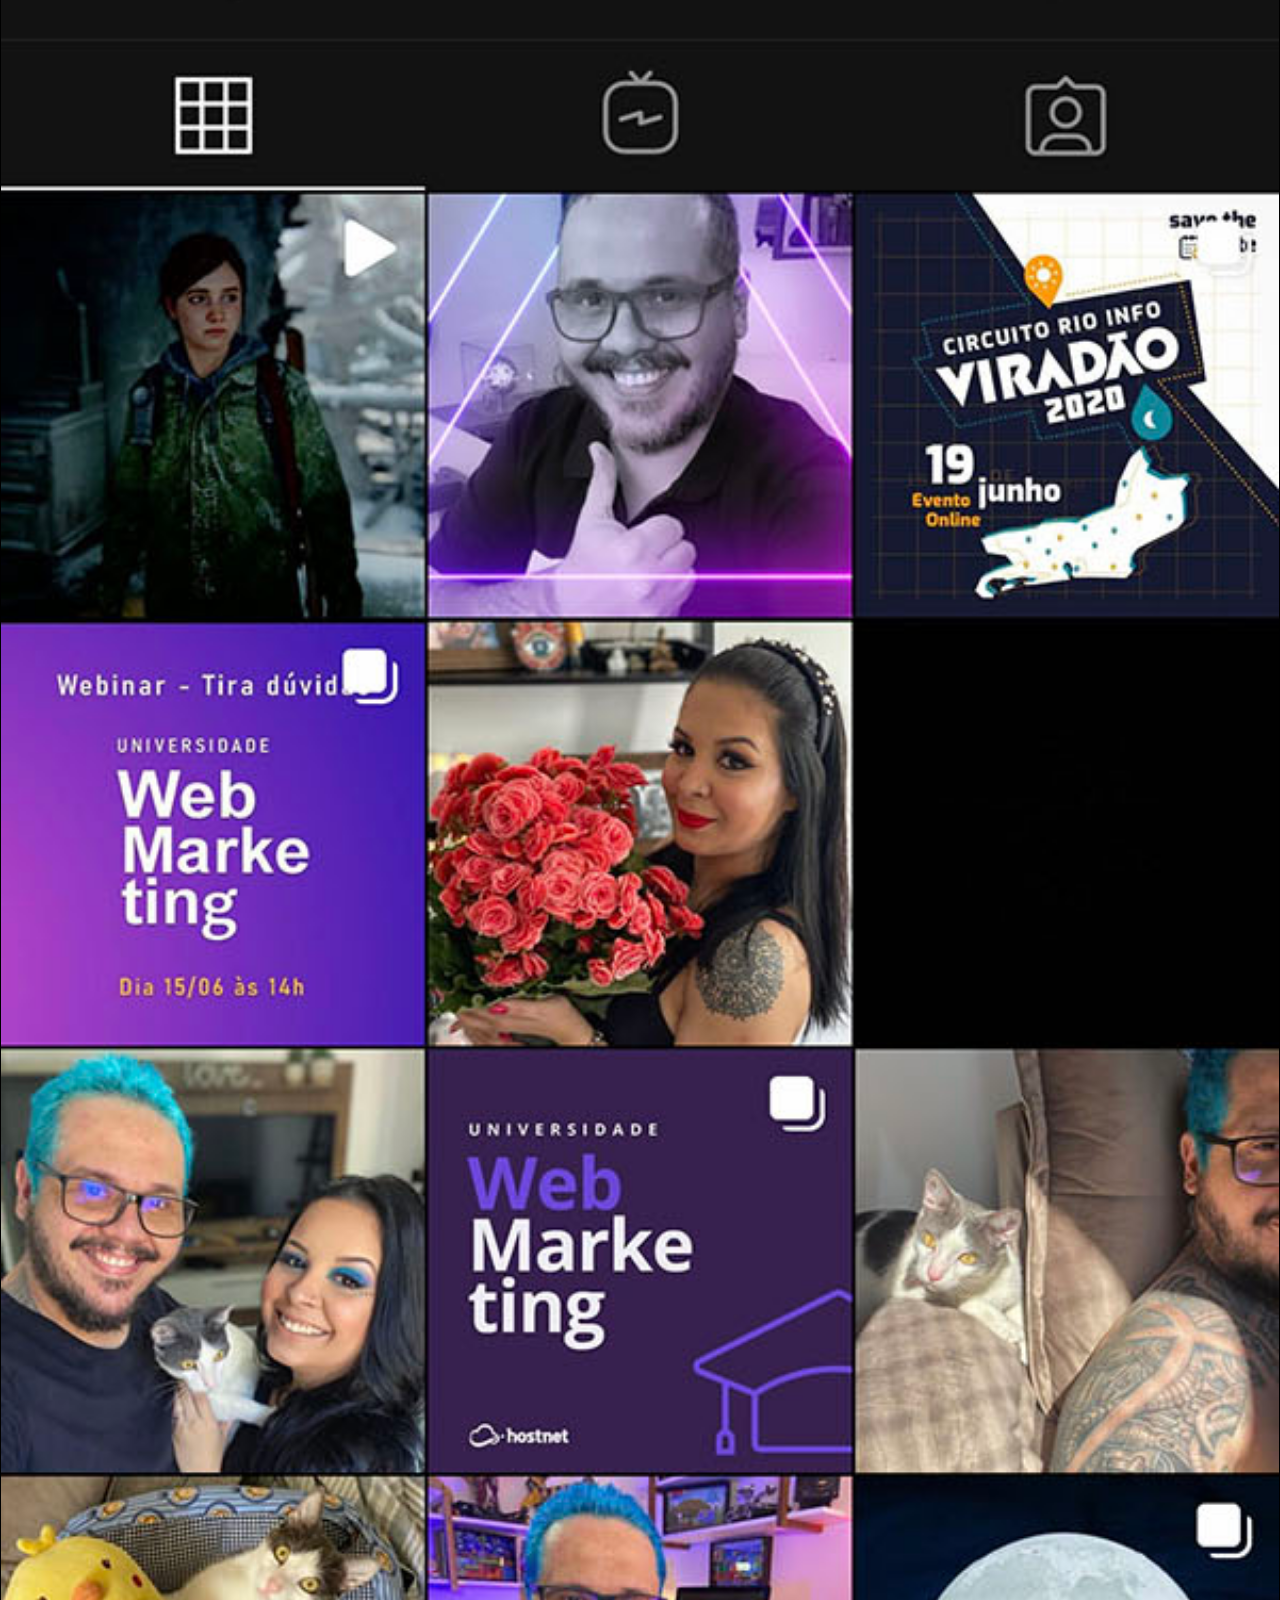
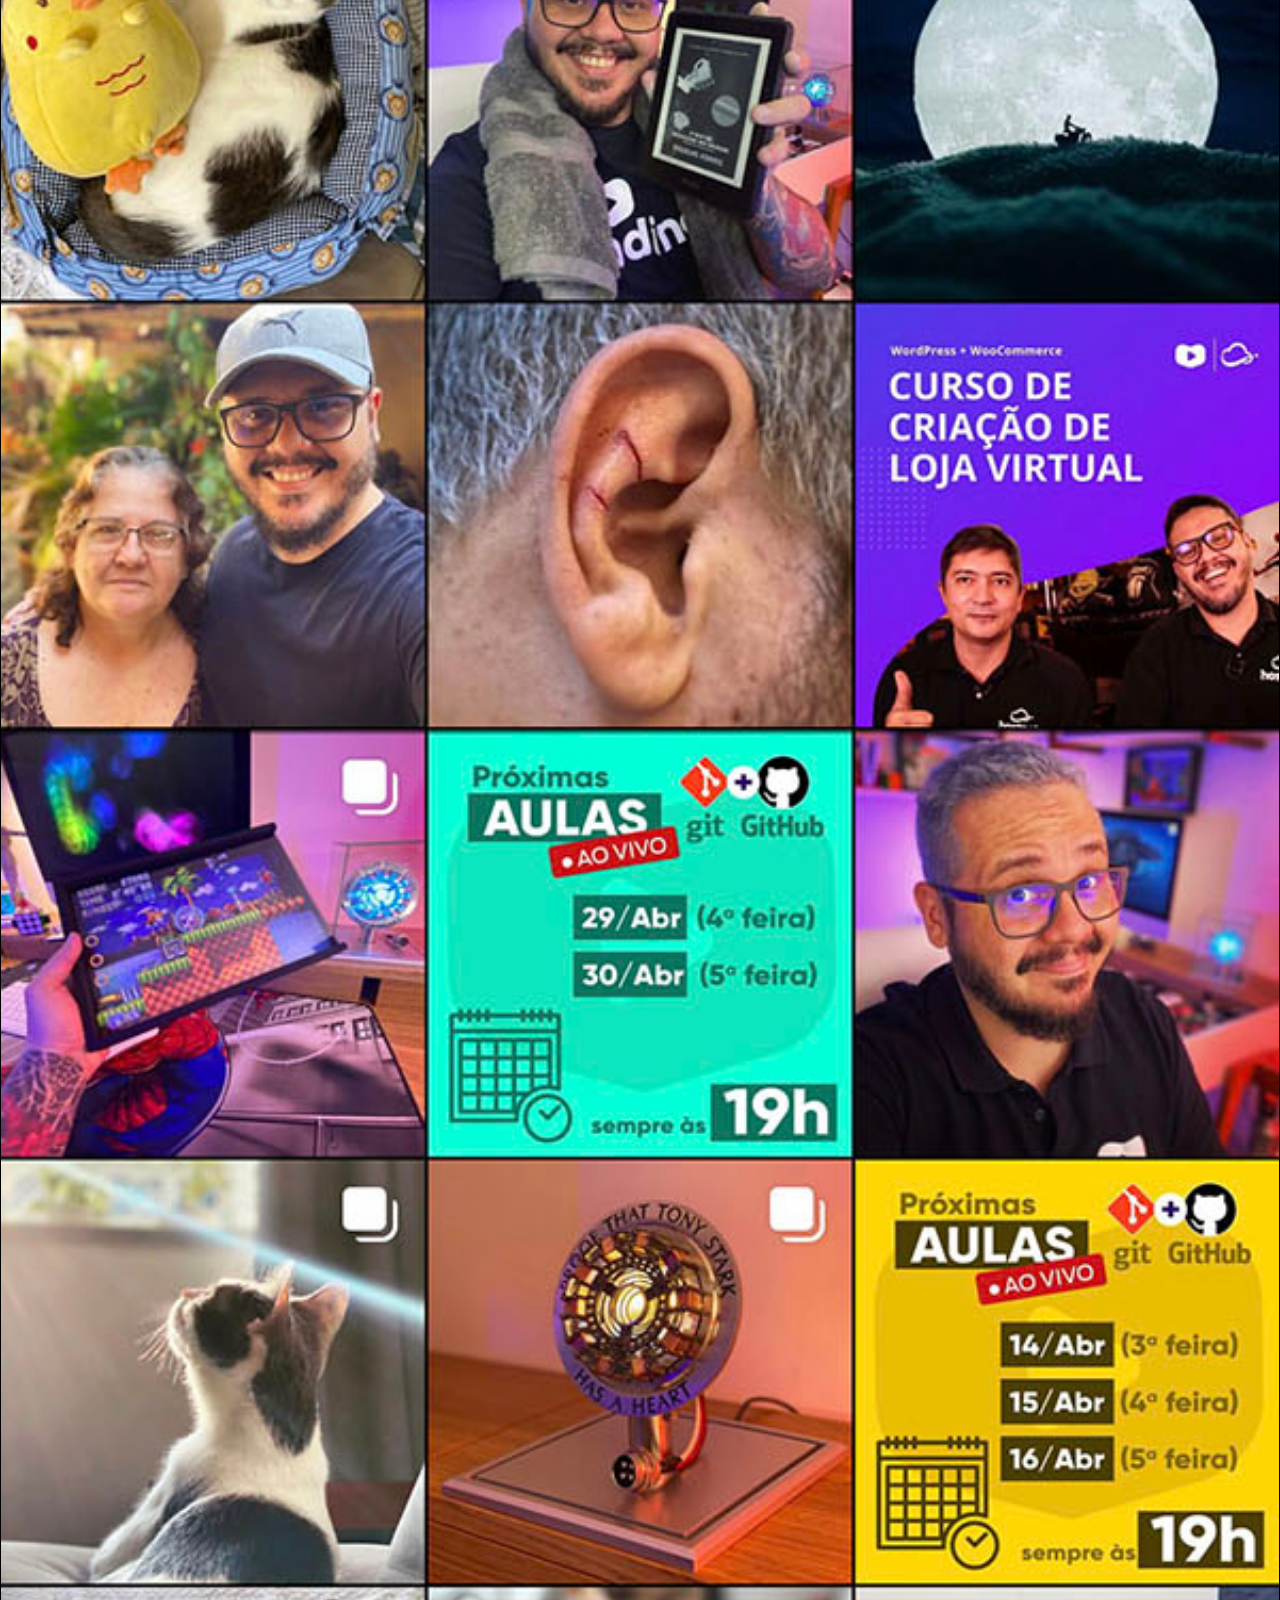
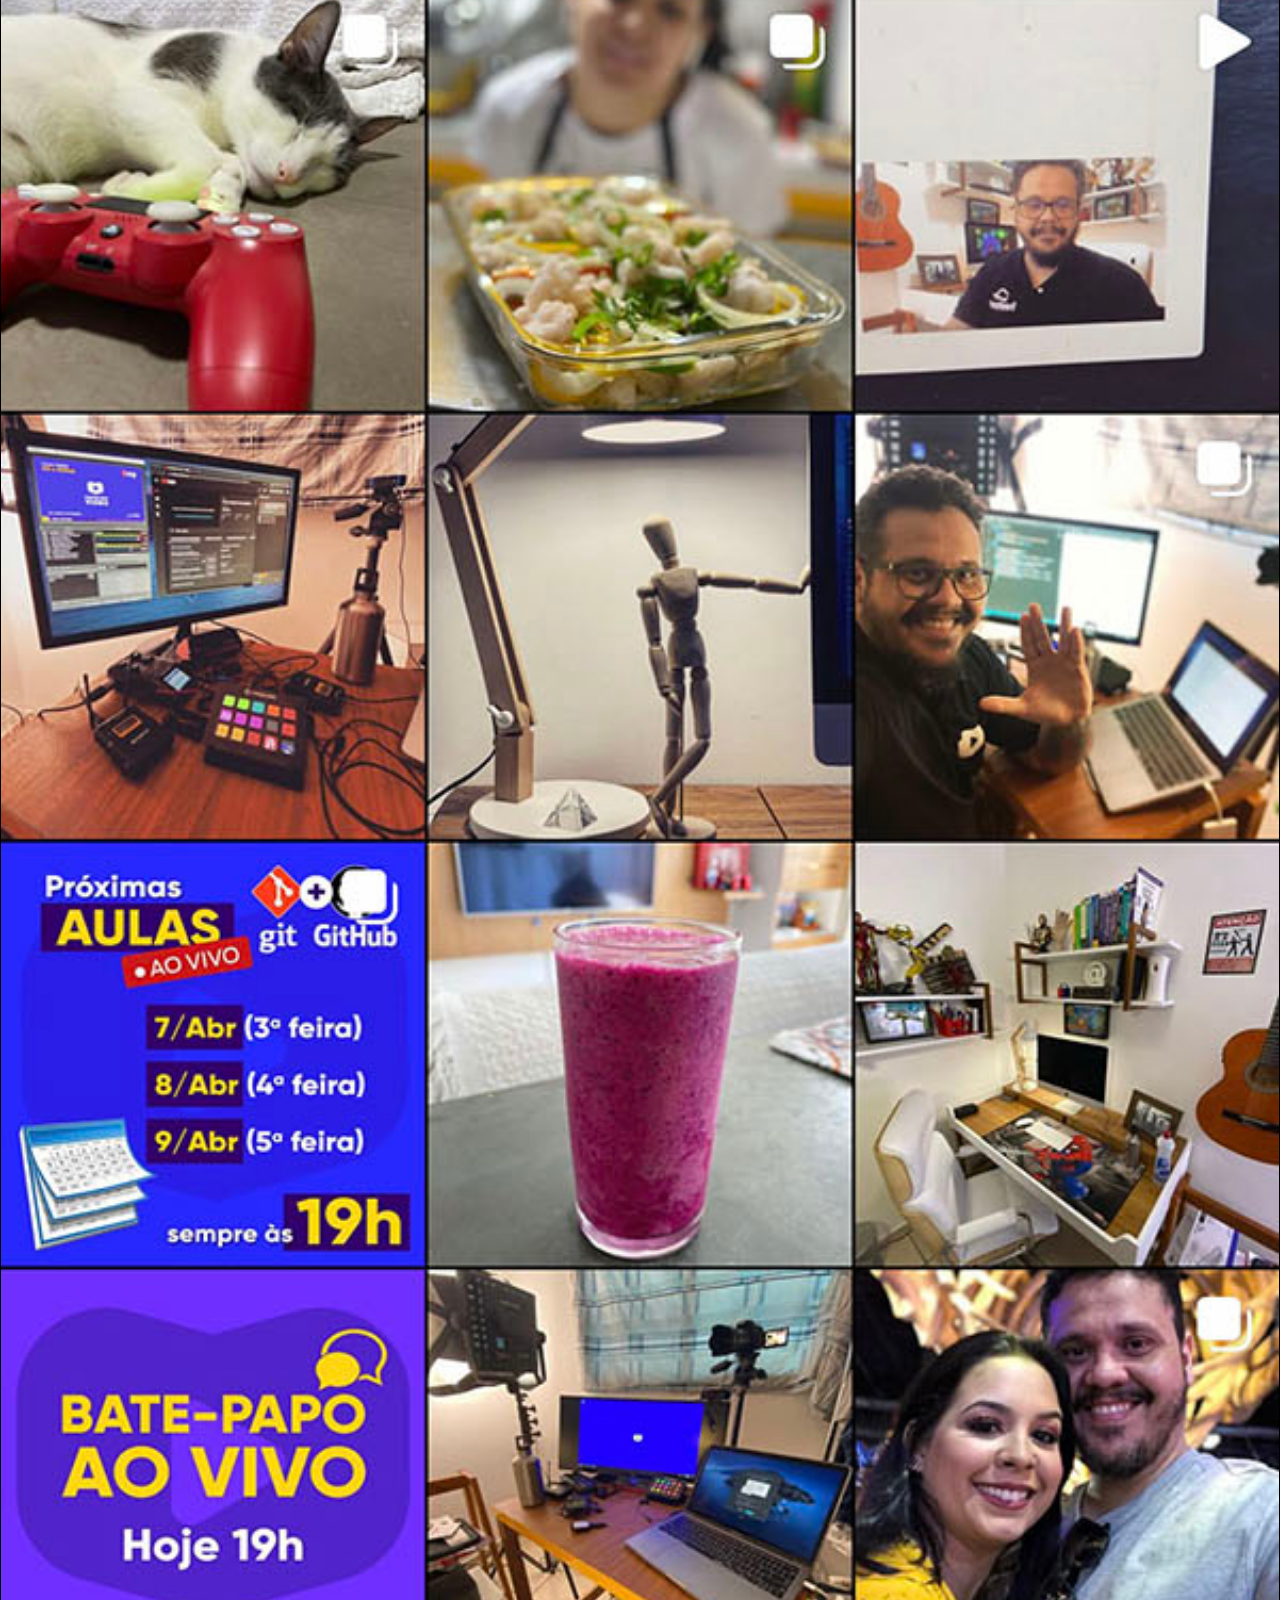
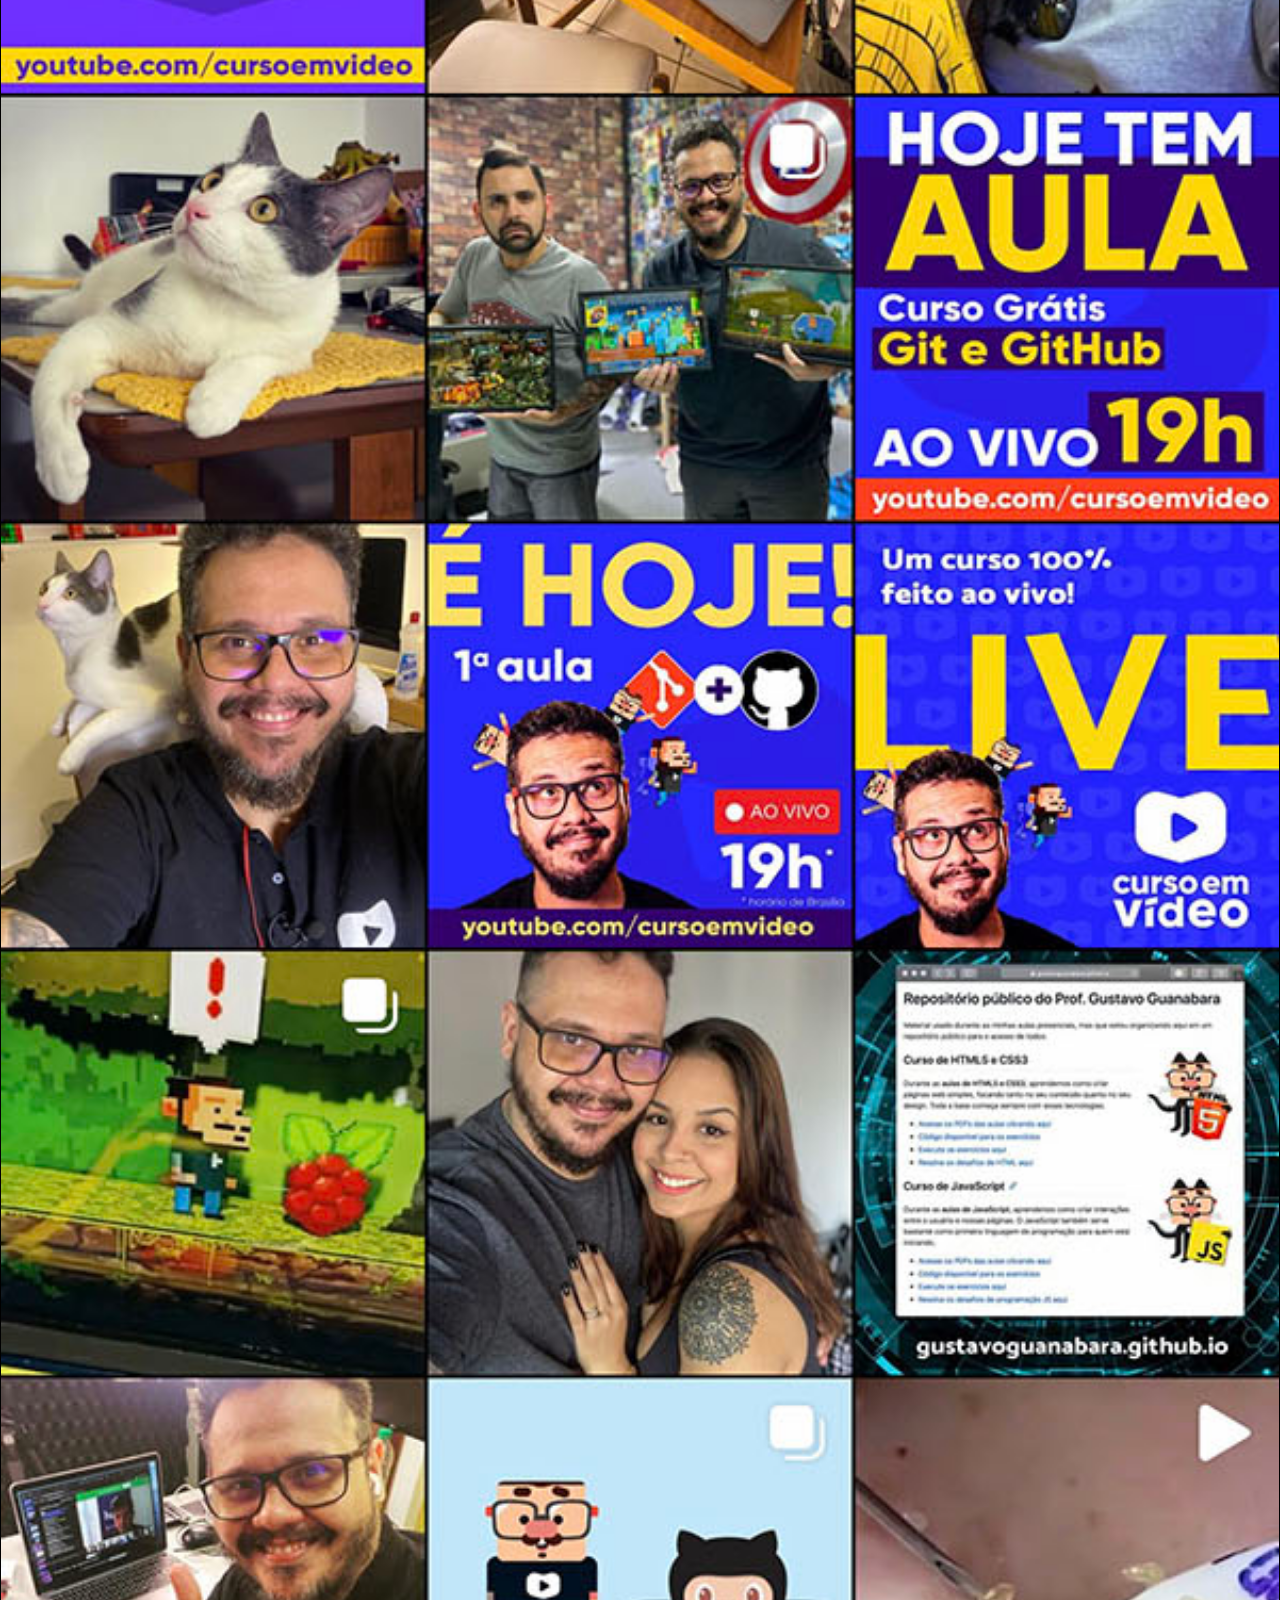
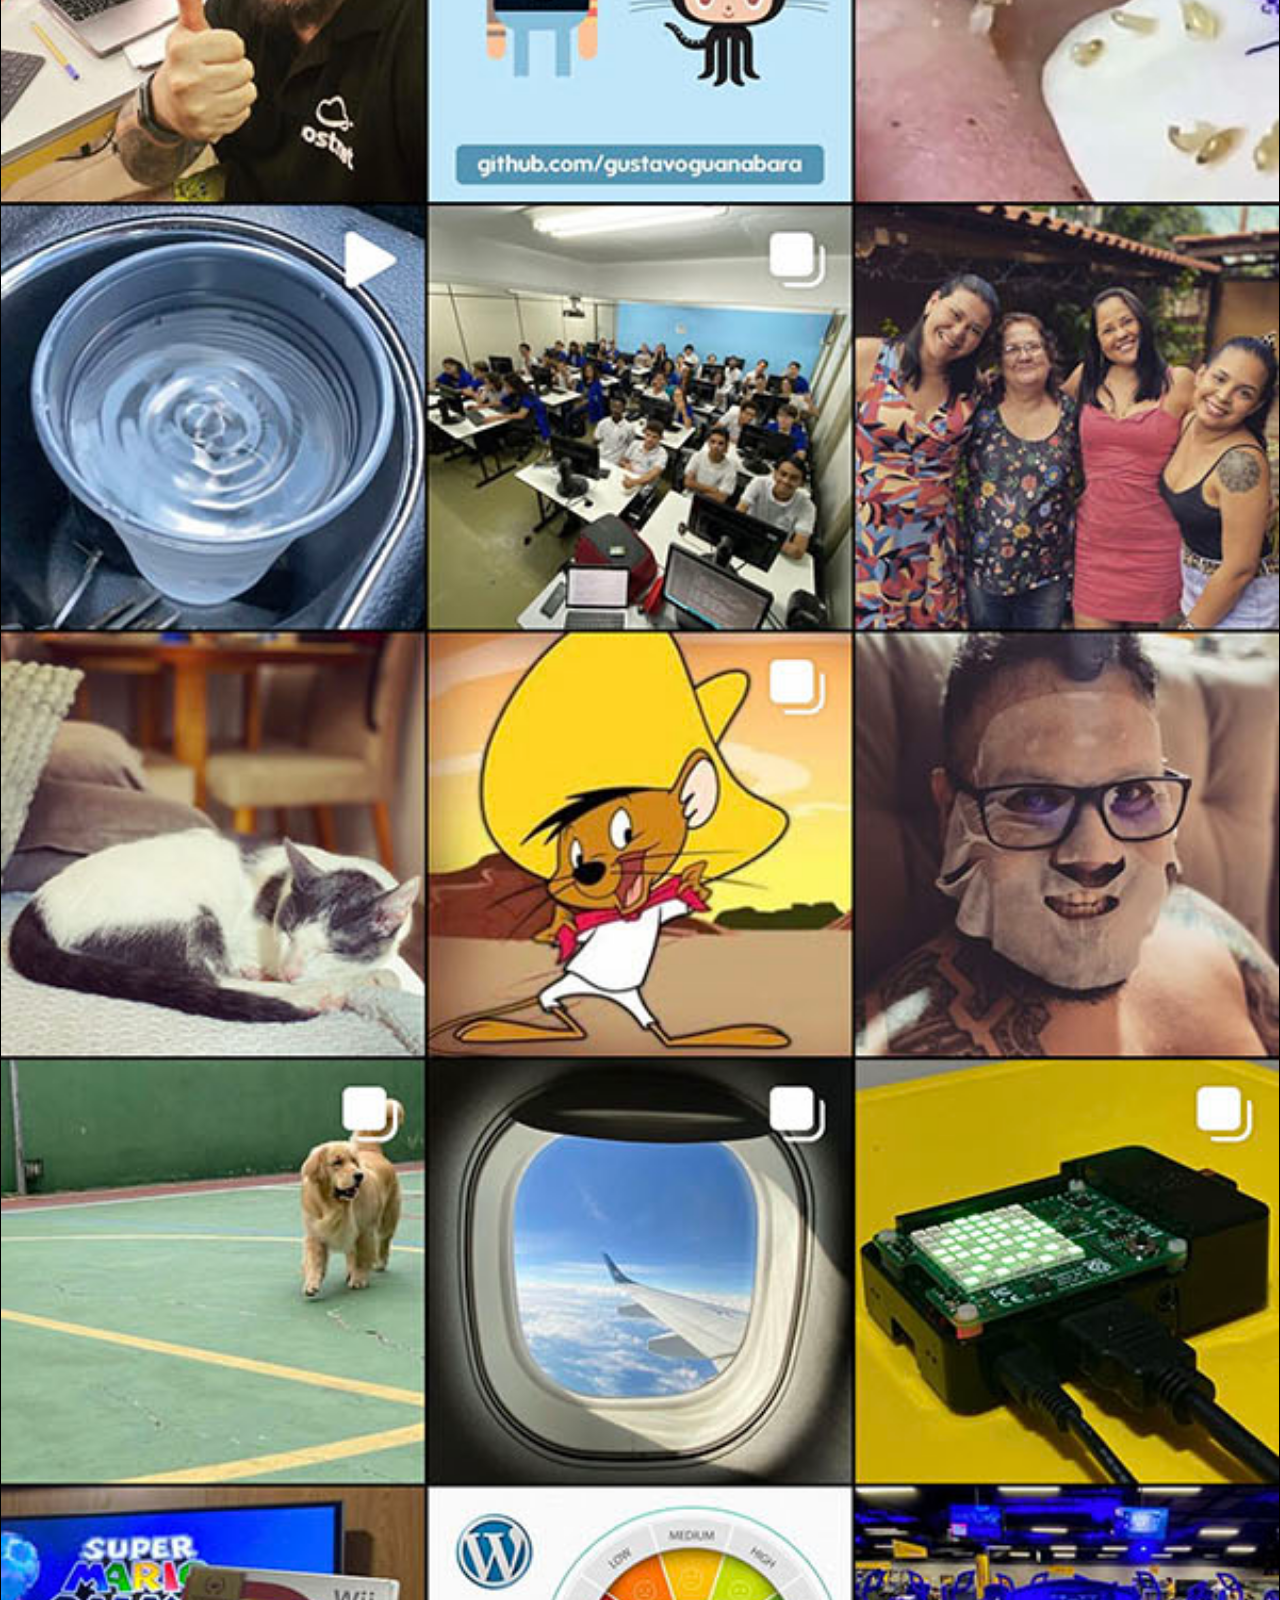
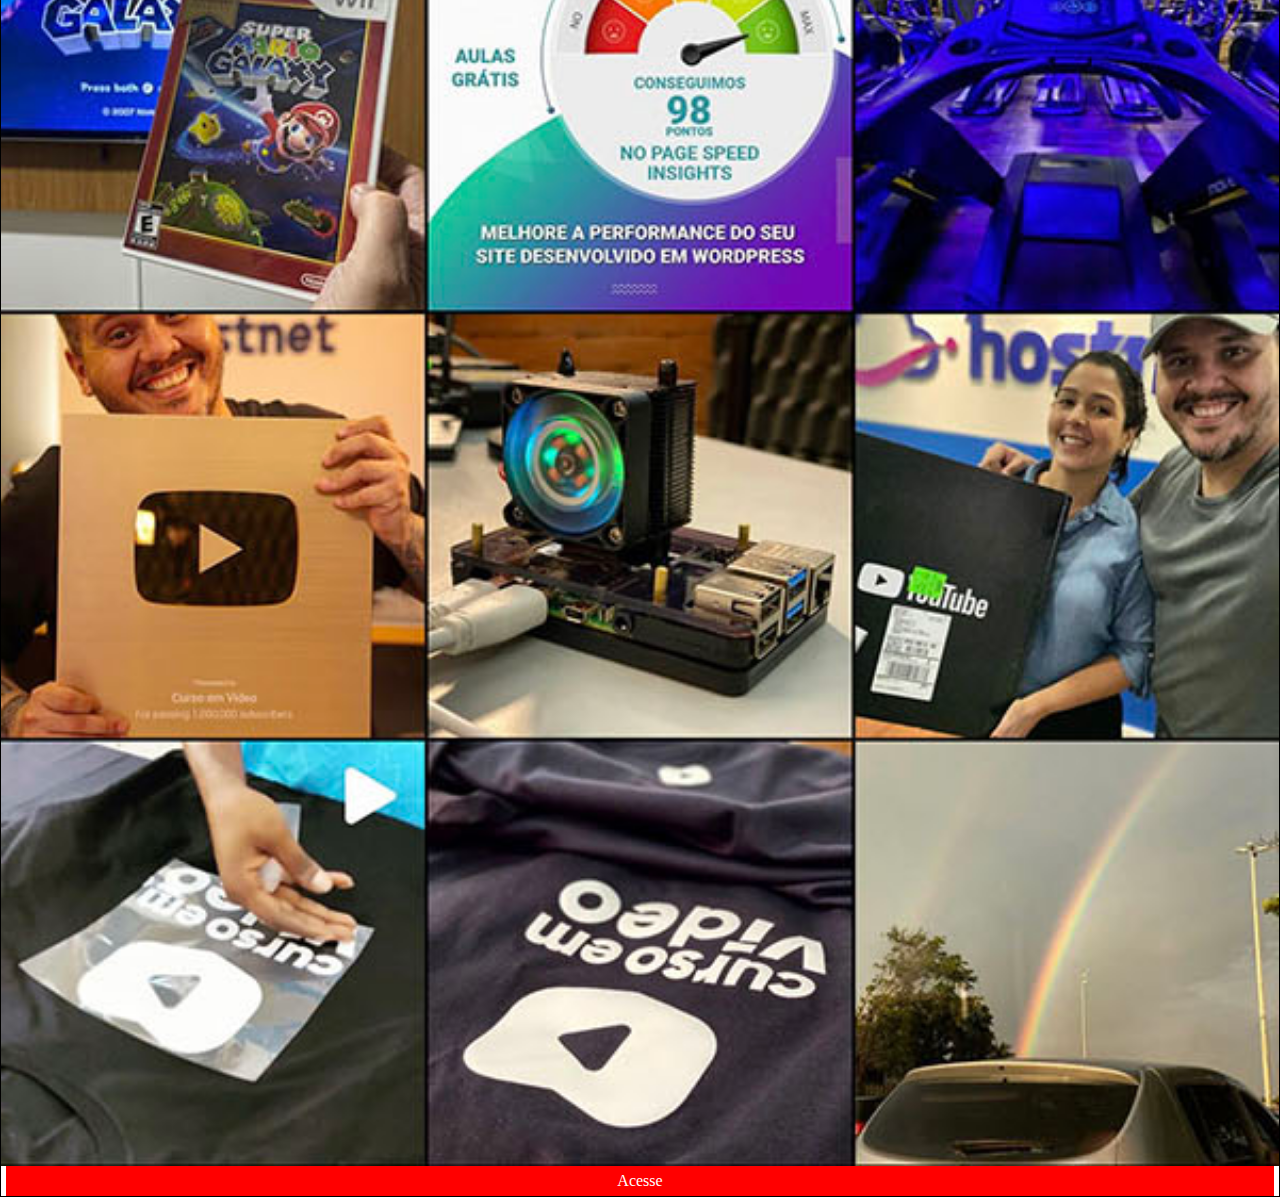
<file: insta.html>
<!DOCTYPE html>
<html lang="pt-br">
  <head>
    <meta charset="UTF-8" />
    <meta name="viewport" content="width=device-width, initial-scale=1.0" />
    <title>Instagram-Page</title>
    <style>
      * {
        margin: 0;
        padding: 0;
      }

      body {
        display: flex;
        flex-direction: column;
        align-items: center;
        justify-content: center;
        border: 1px solid black;
      }

      body > img {
        width: 100%;
      }

      ::-webkit-scrollbar {
        width: 0px;
        height: 0px;
      }

      body > a {
        background-color: red;
        width: 99vw;
        height: 30px;
        text-align: center;
        text-decoration: none;
        line-height: 30px;
        color: white;
      }
    </style>
  </head>
  <body>
    <img src="imagens/tela-instagram.jpg" alt="" />
    <a href="https://www.instagram.com/" target="_blank">Acesse</a>
  </body>
</html>
</file>
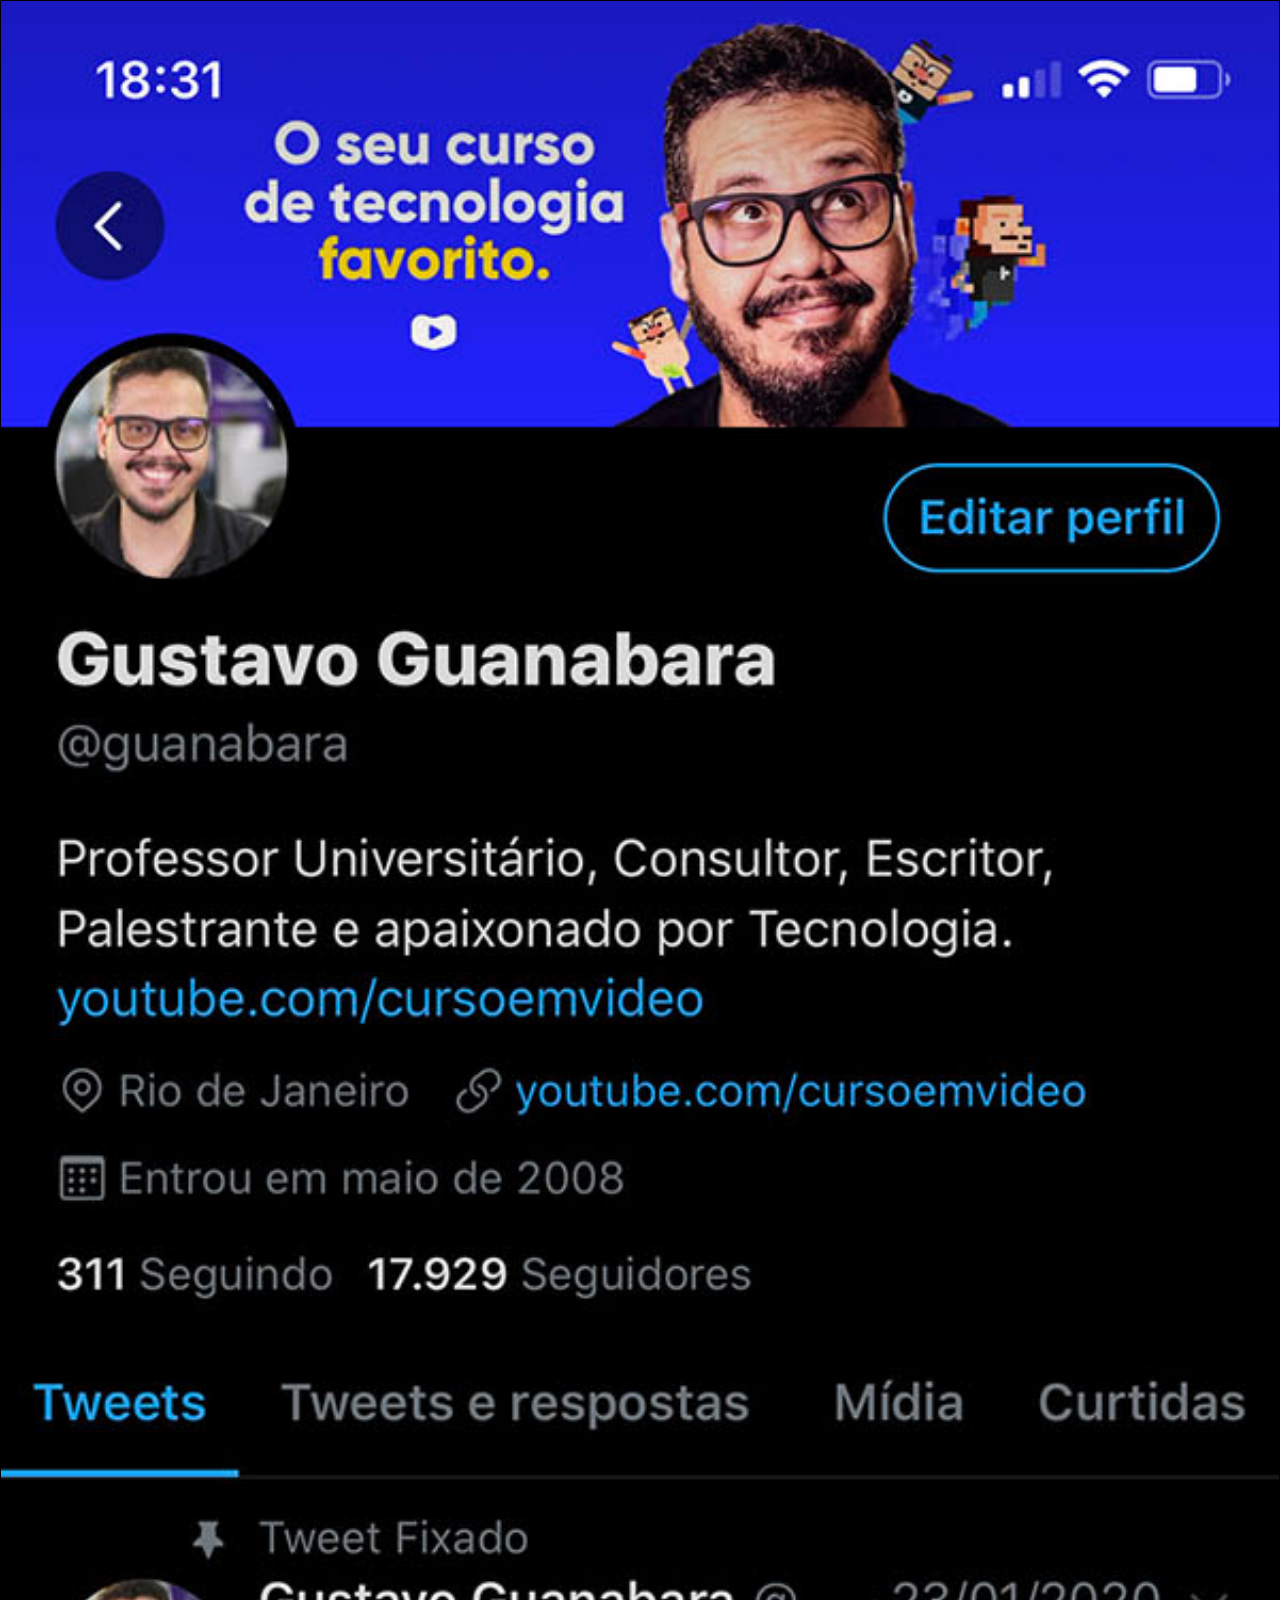
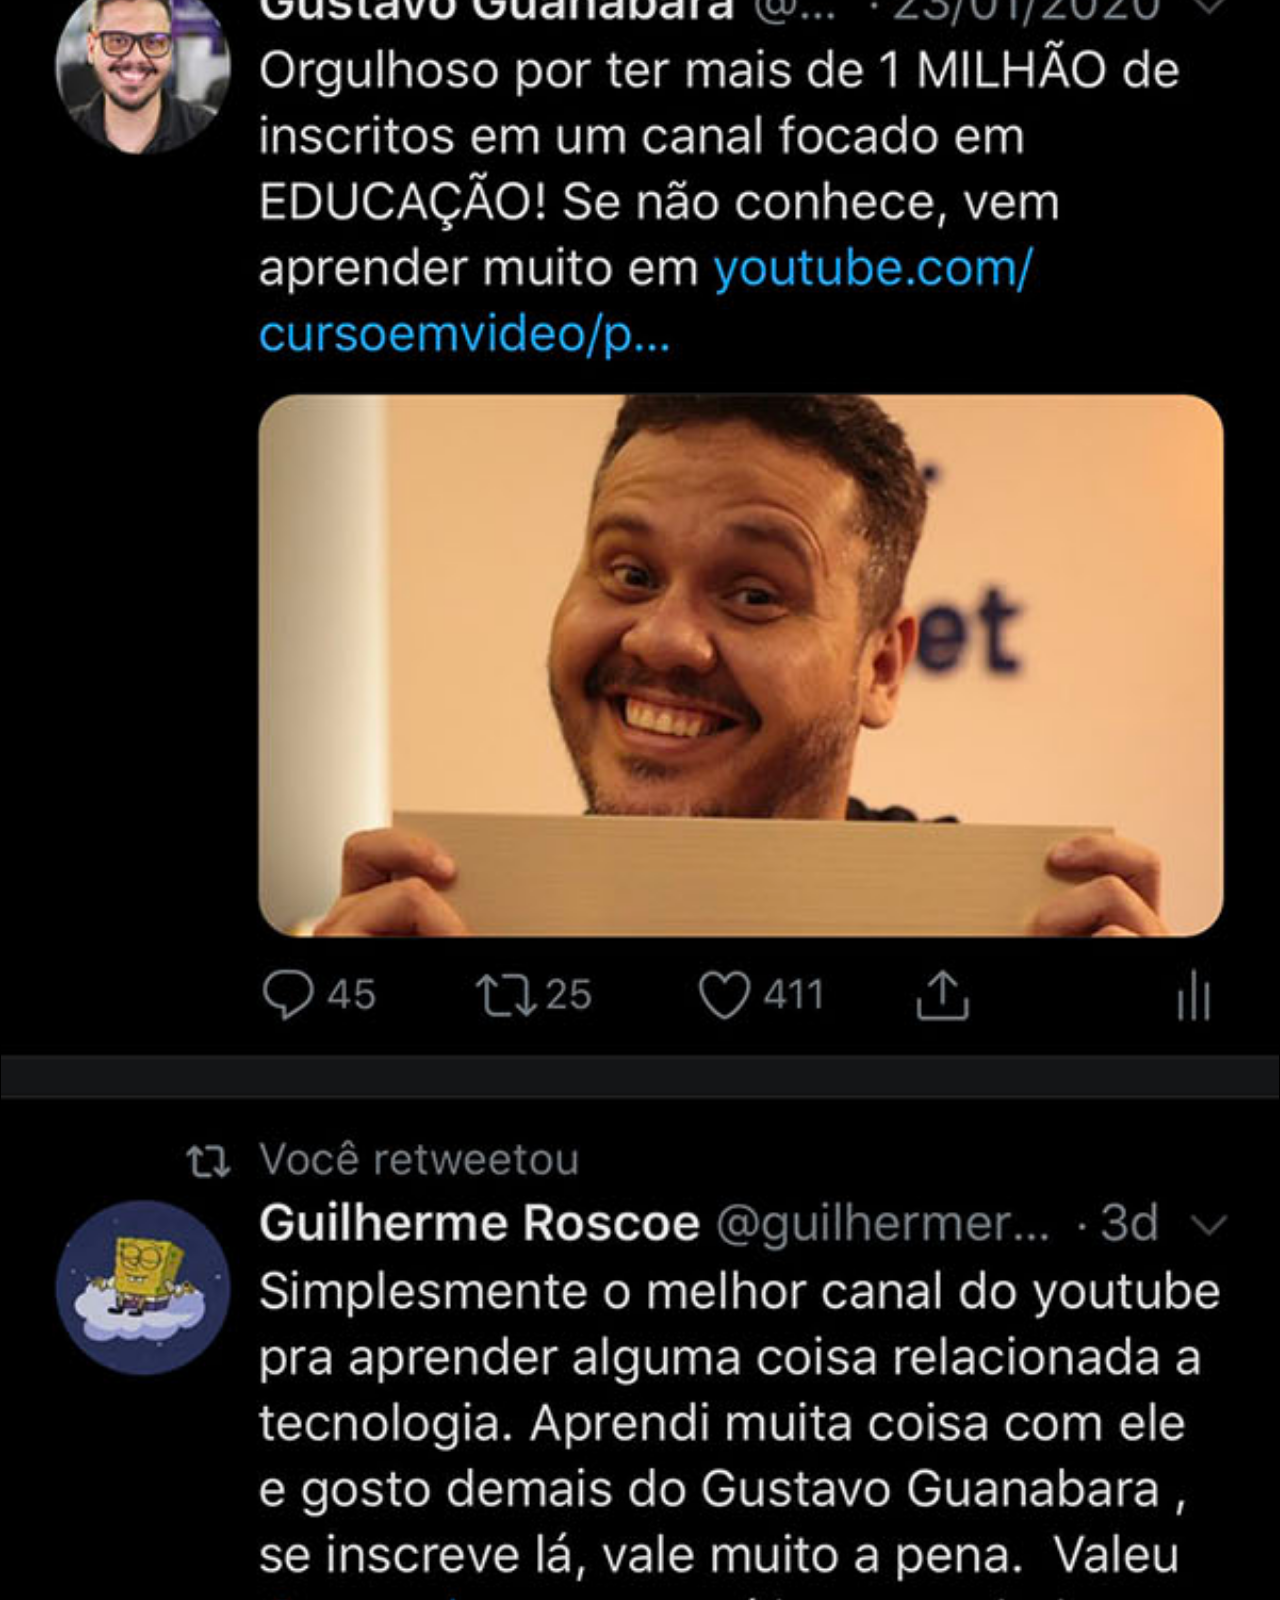
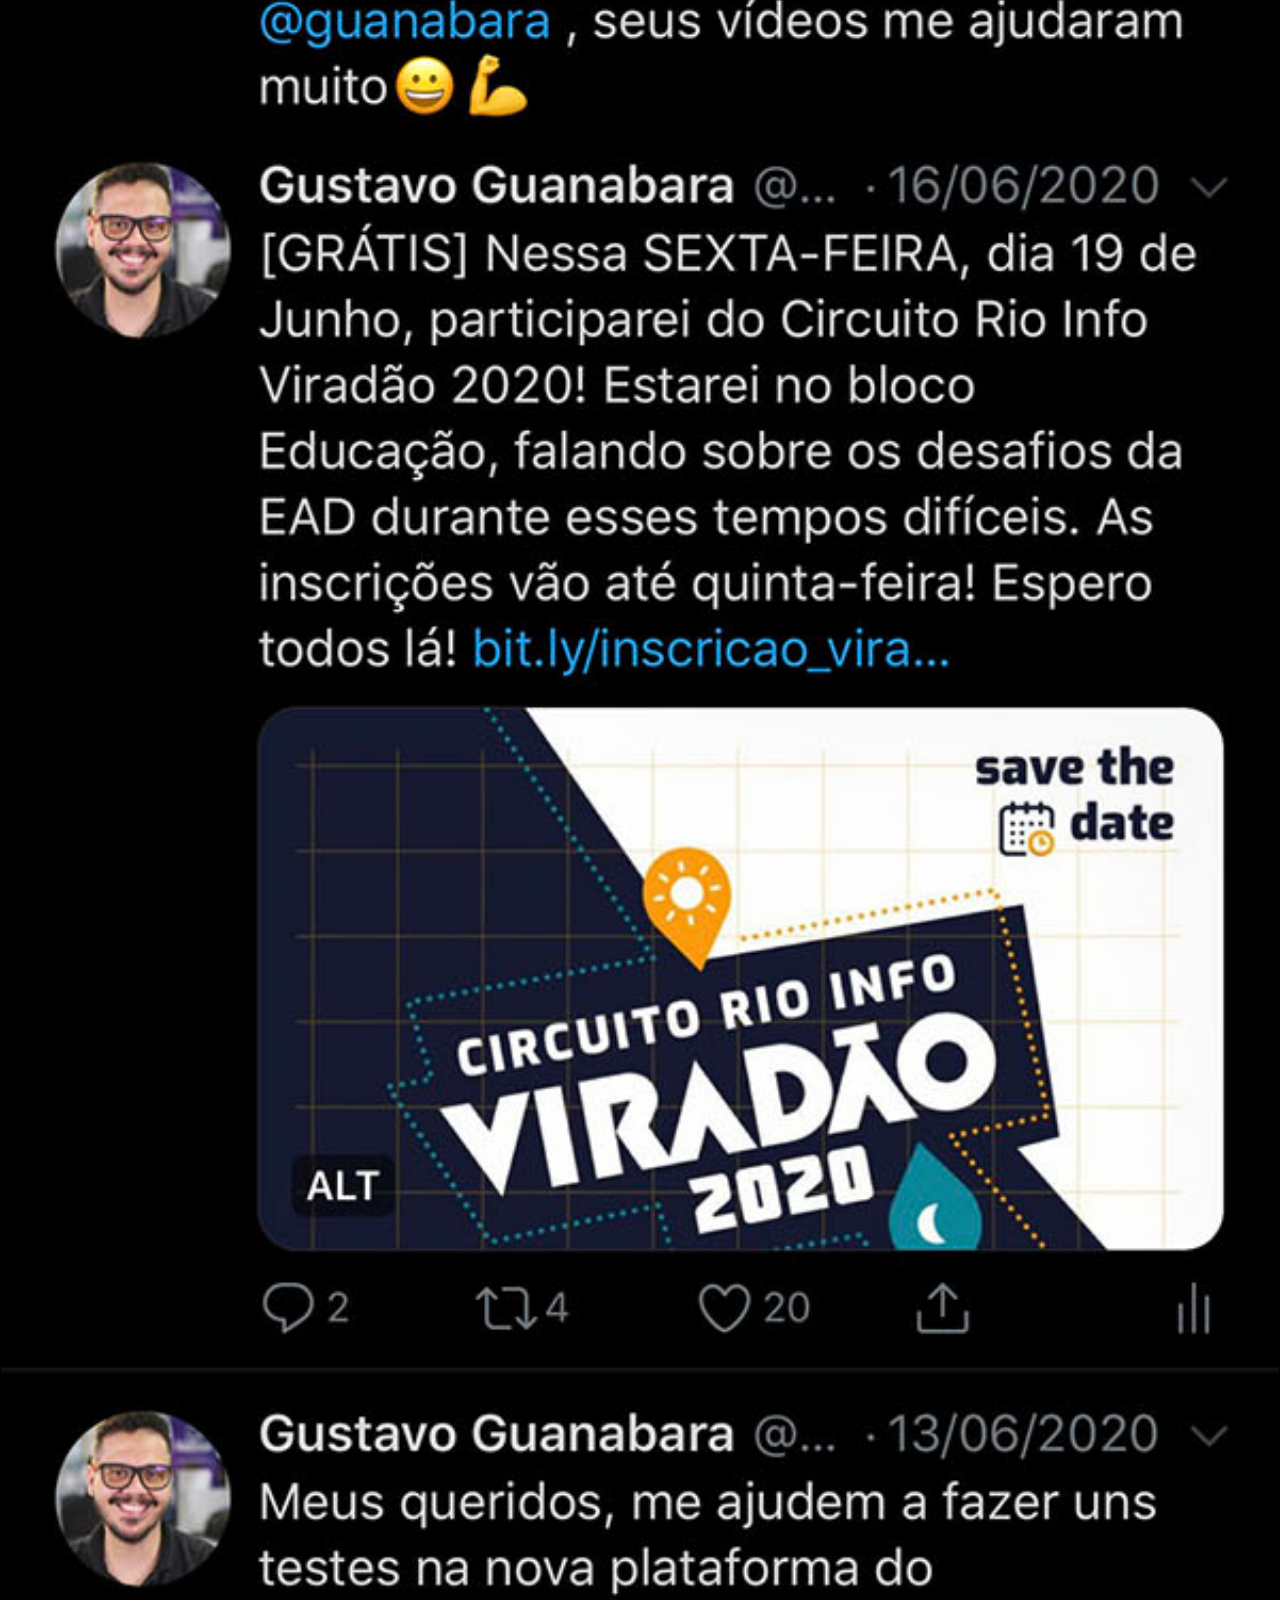
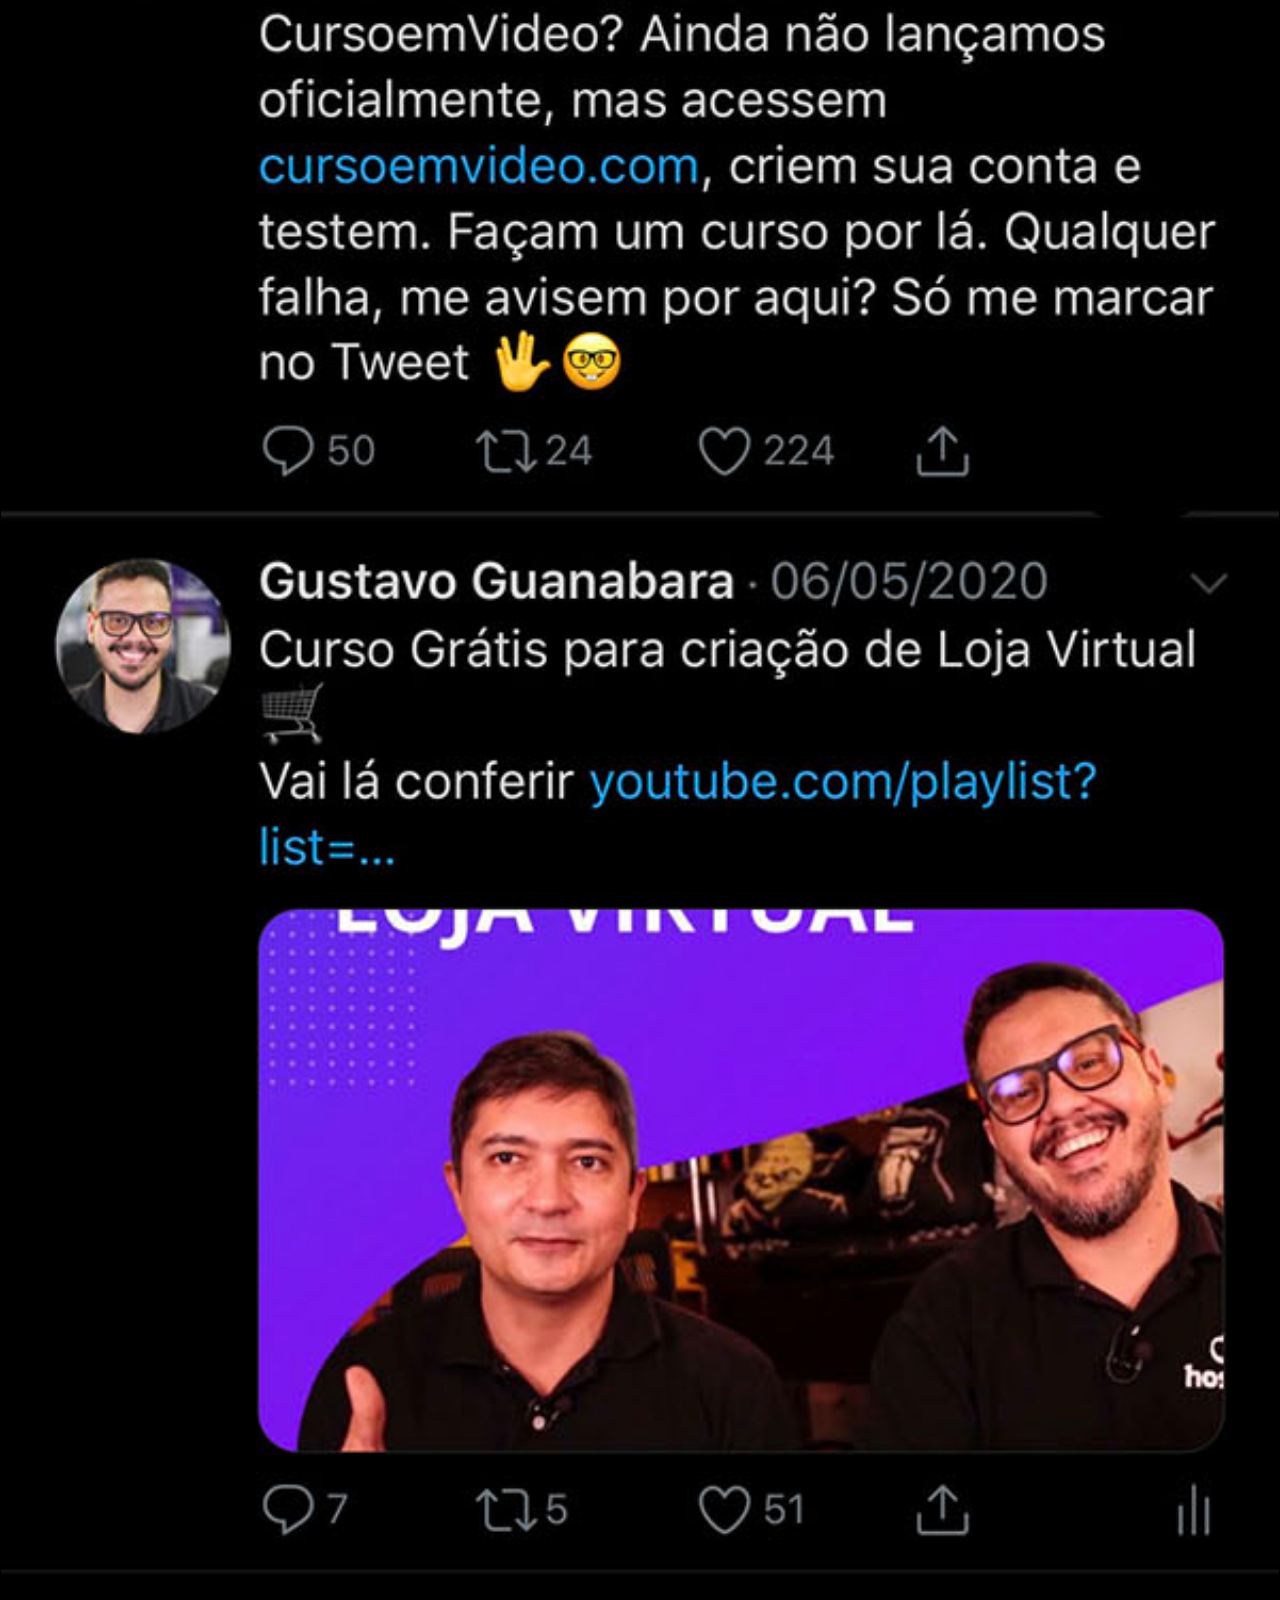
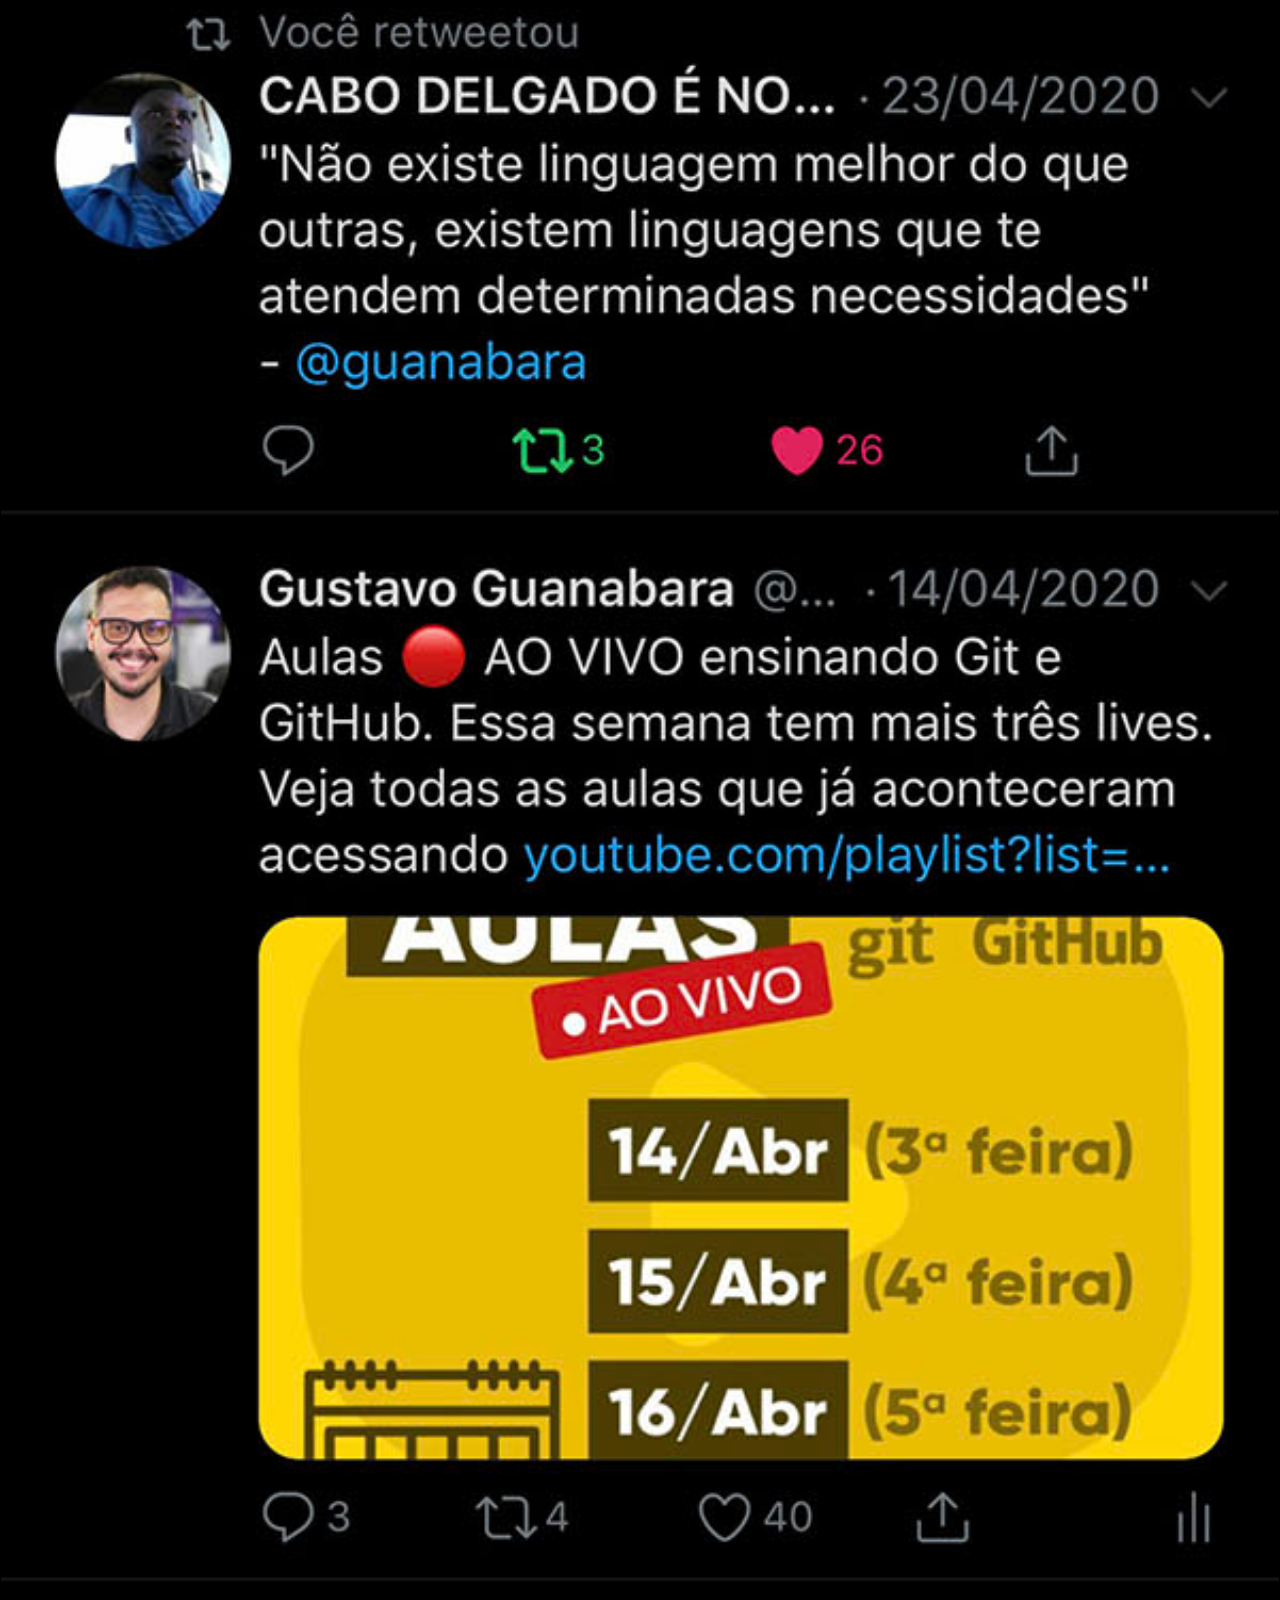
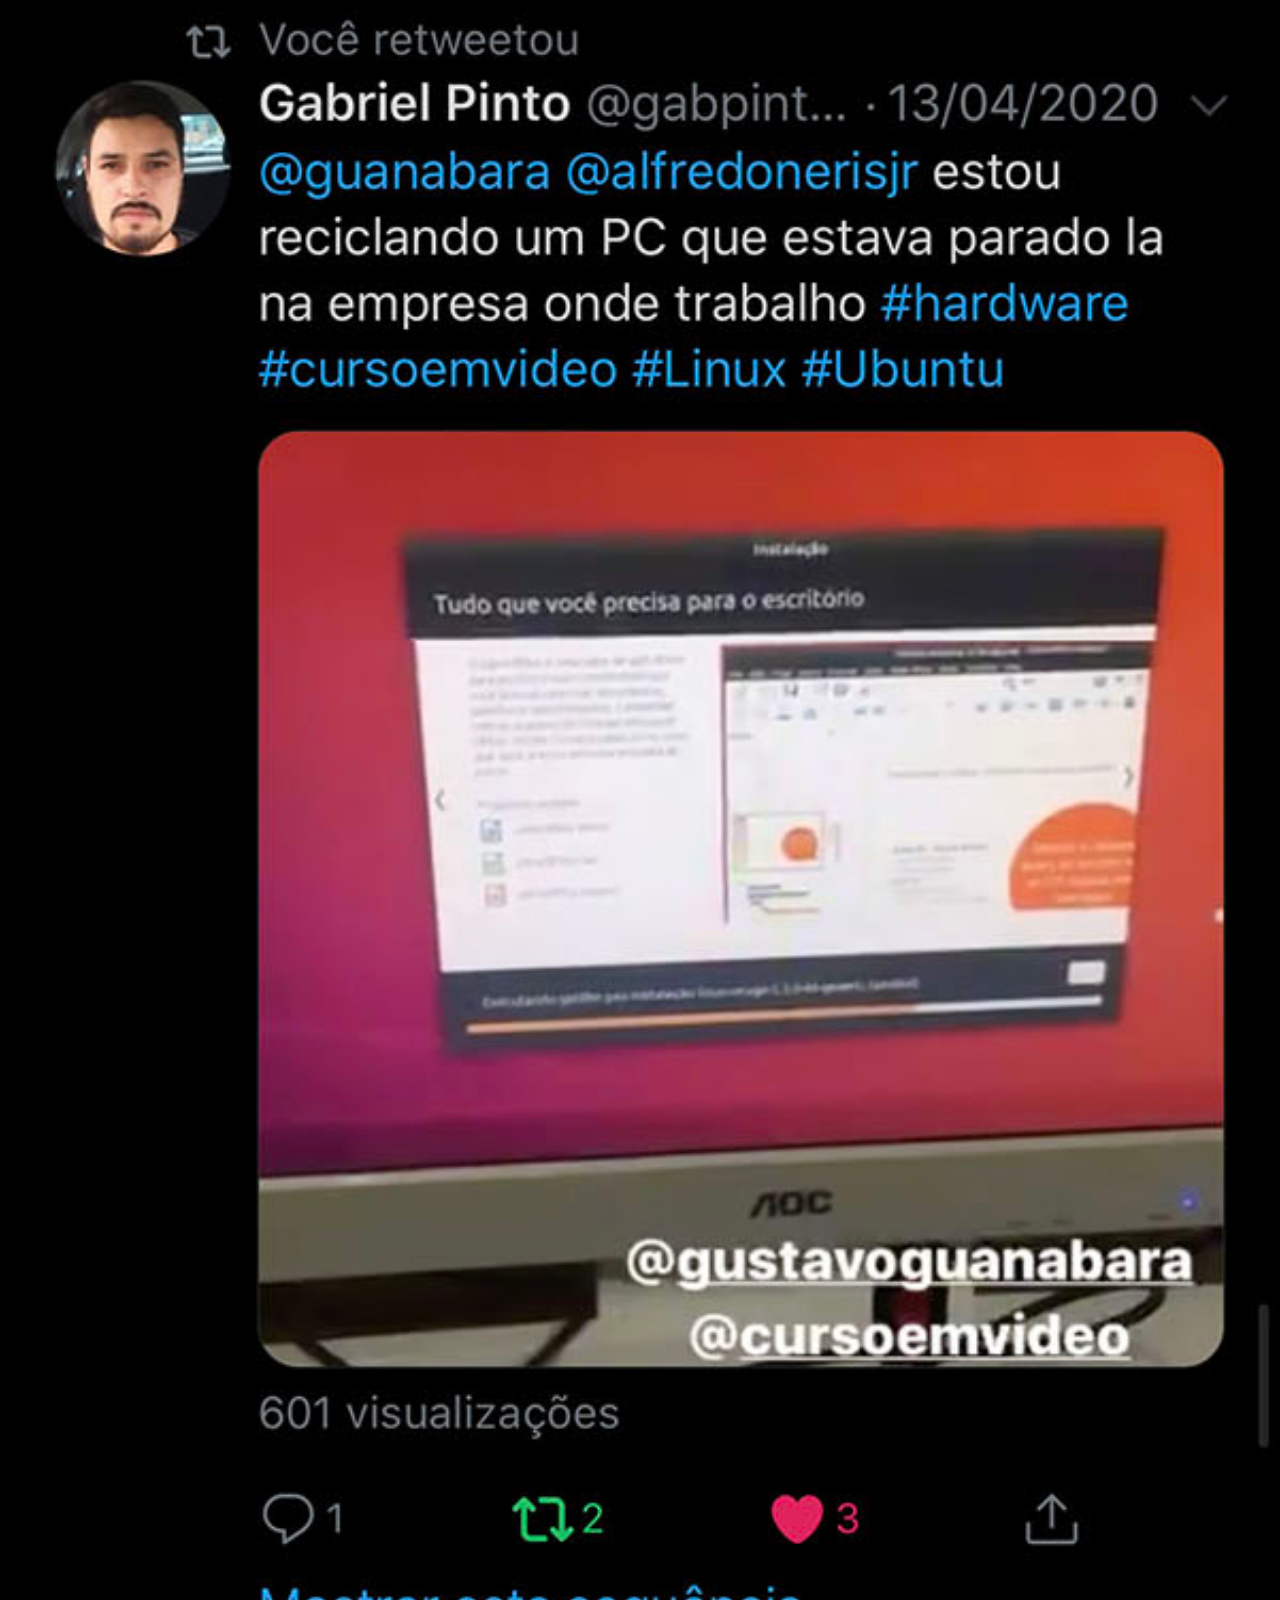
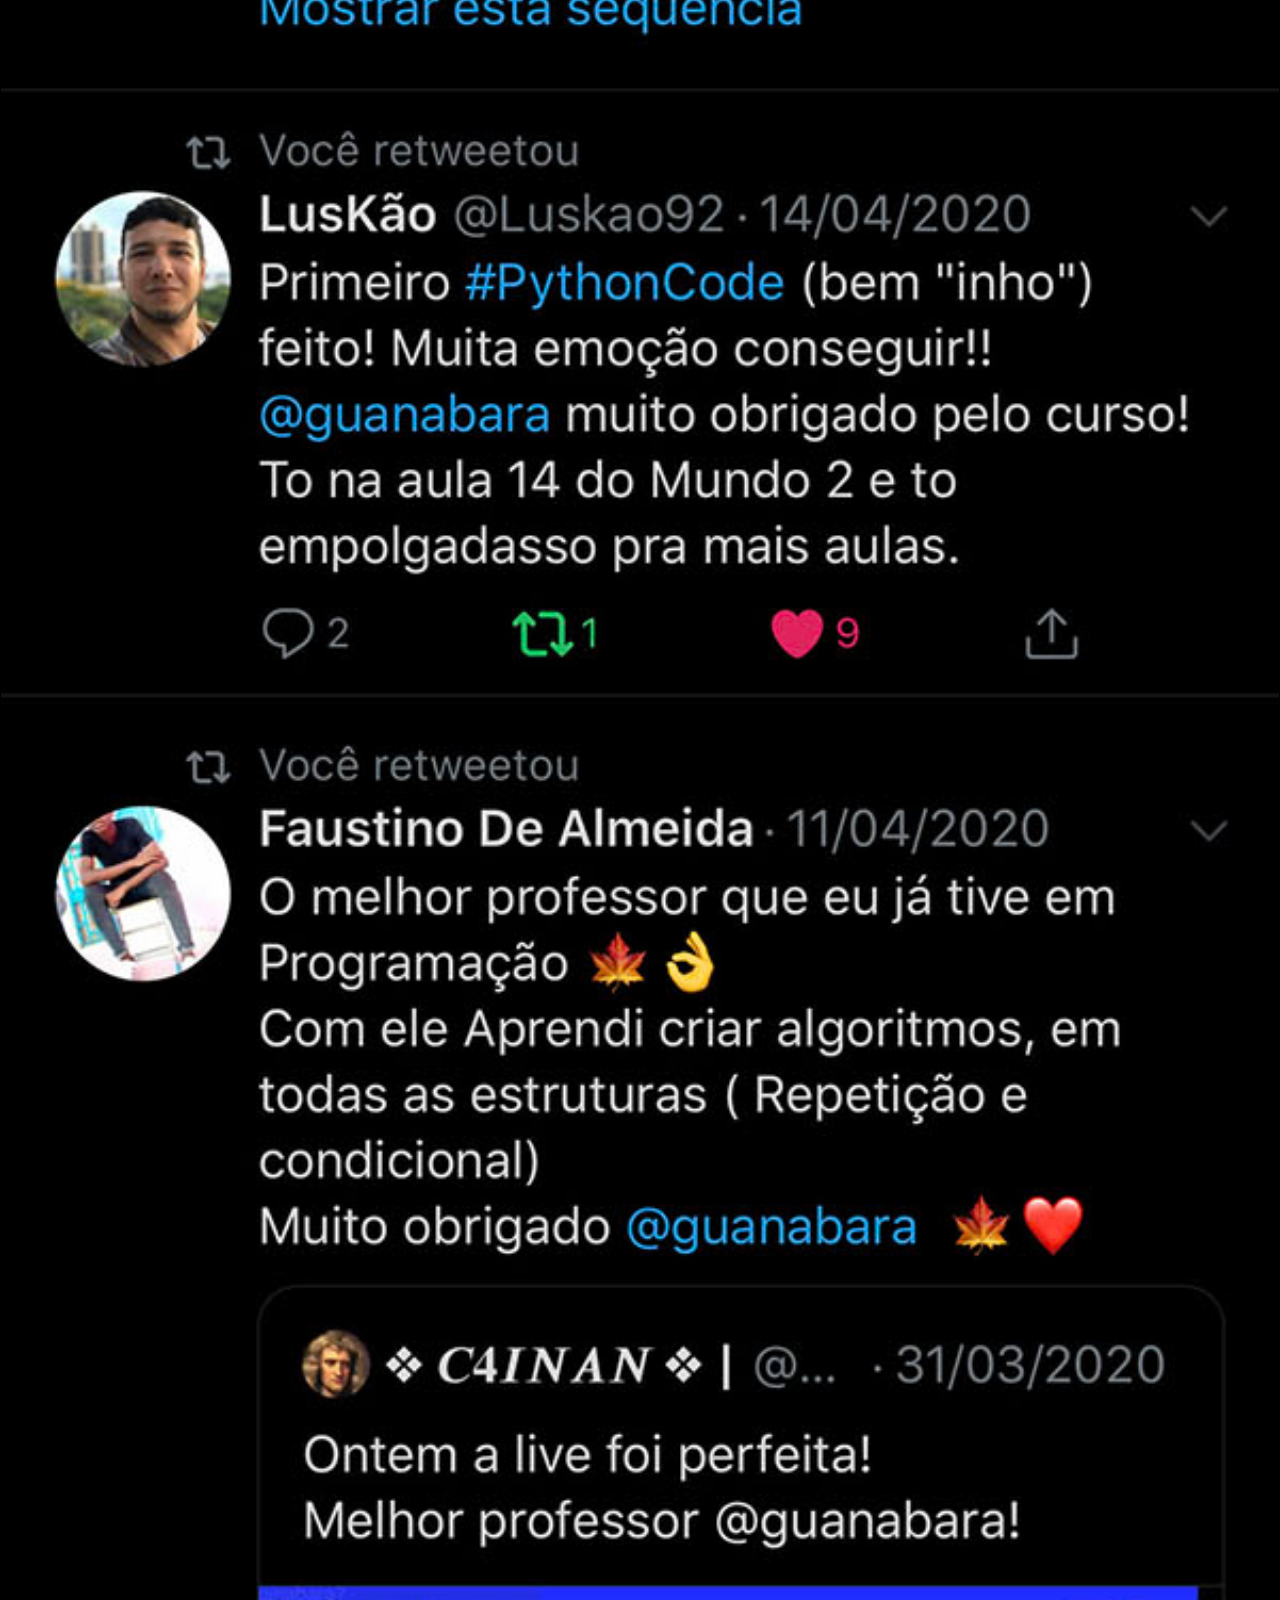
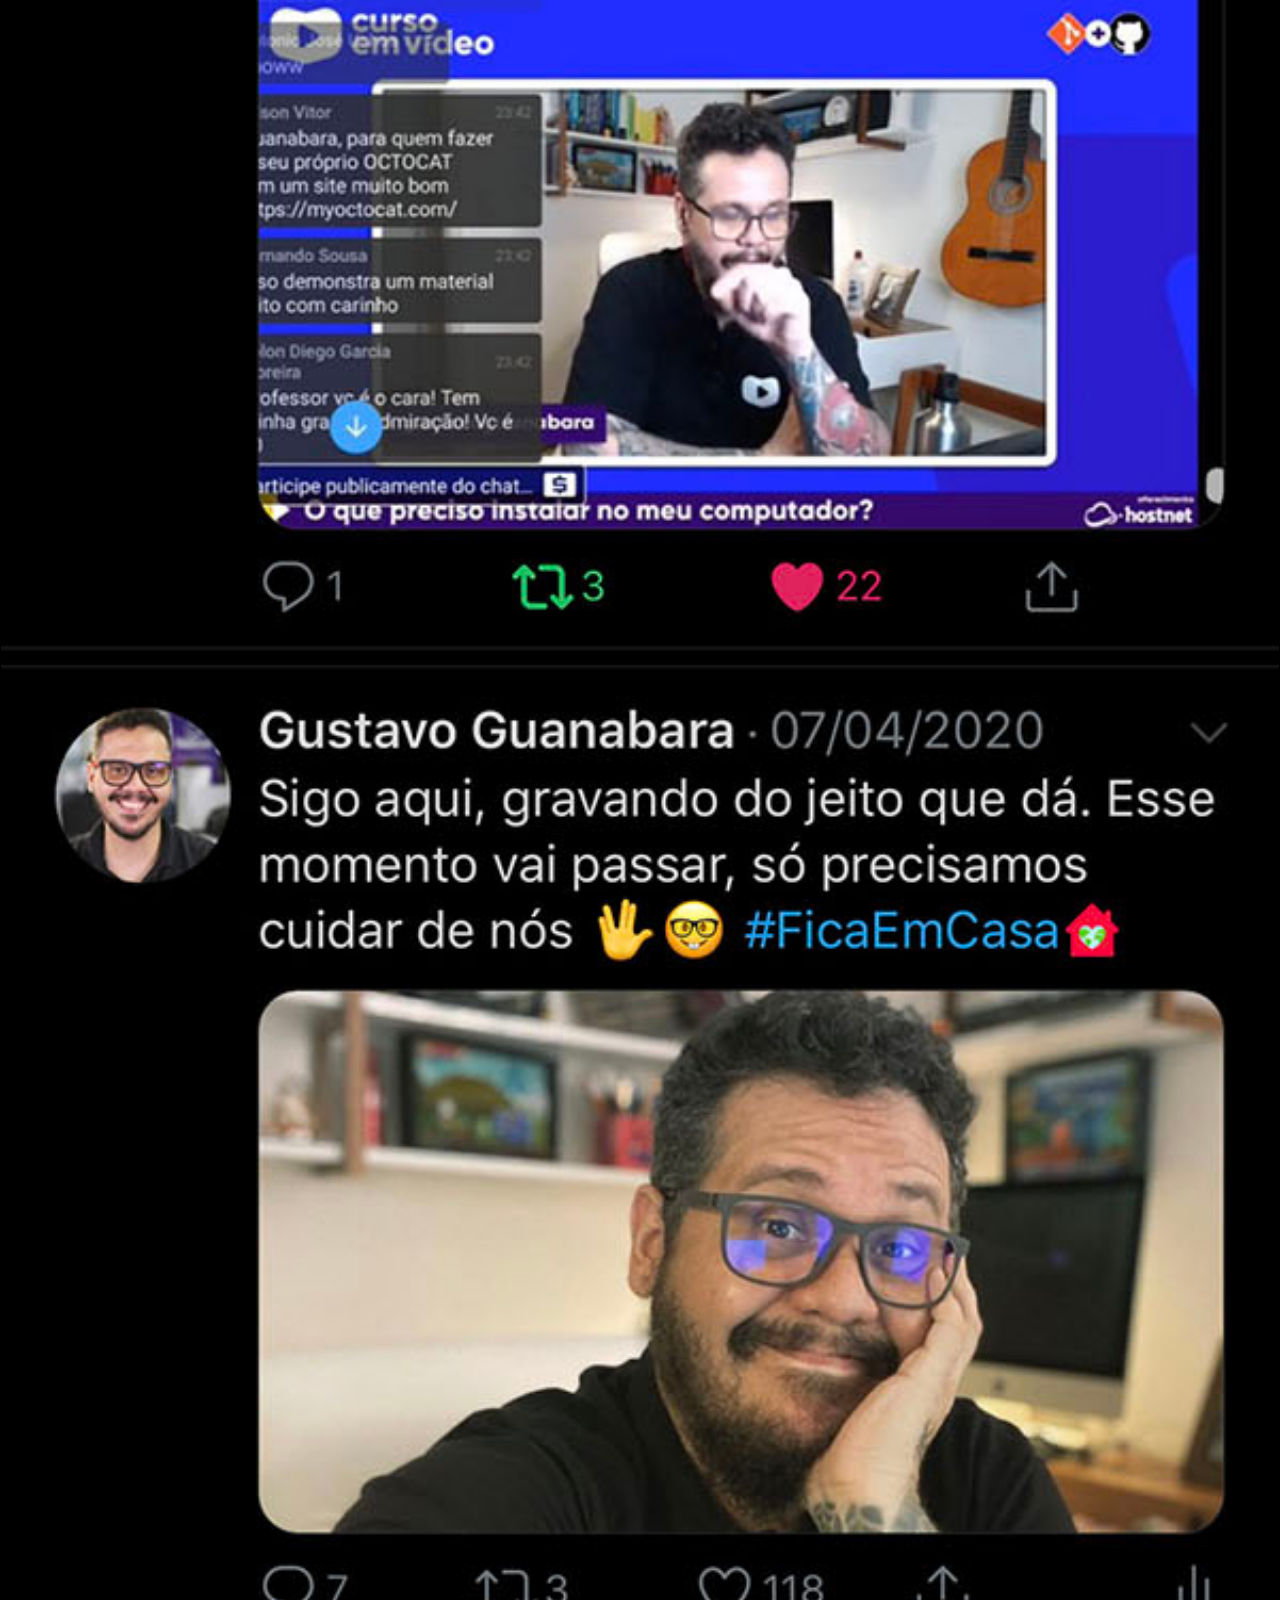
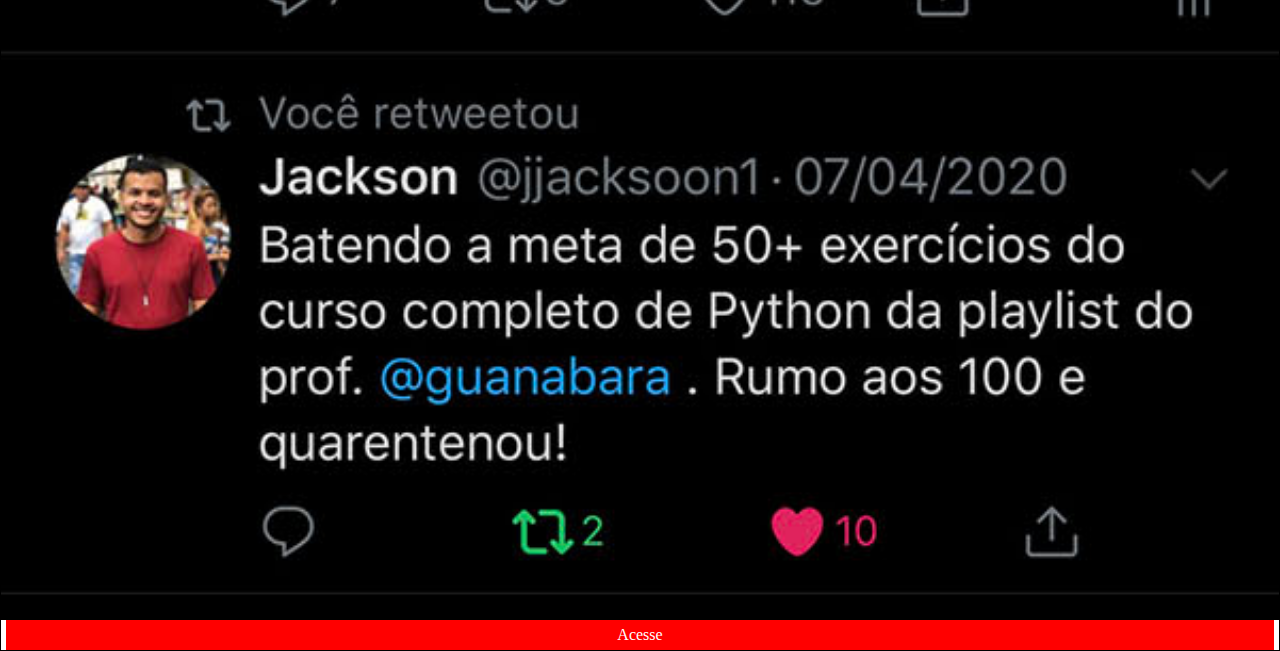
<file: twitter.html>
<!DOCTYPE html>
<html lang="pt-br">
  <head>
    <meta charset="UTF-8" />
    <meta name="viewport" content="width=device-width, initial-scale=1.0" />
    <title>Twitter-Page</title>
    <style>
      * {
        margin: 0;
        padding: 0;
      }

      body {
        display: flex;
        flex-direction: column;
        align-items: center;
        justify-content: center;
        border: 1px solid black;
      }

      body > img {
        width: 100%;
      }

      ::-webkit-scrollbar {
        width: 0px;
        height: 0px;
      }

      body > a {
        background-color: red;
        width: 99vw;
        height: 30px;
        text-align: center;
        text-decoration: none;
        line-height: 30px;
        color: white;
      }
    </style>
  </head>
  <body>
    <img src="imagens/tela-twitter.jpg" alt="" />
    <a
      href="https://twitter.com/i/flow/login?input_flow_data=%7B%22requested_variant%22%3A%22eyJsYW5nIjoicHQifQ%3D%3D%22%7D"
      target="_blank"
      >Acesse</a
    >
  </body>
</html>
</file>
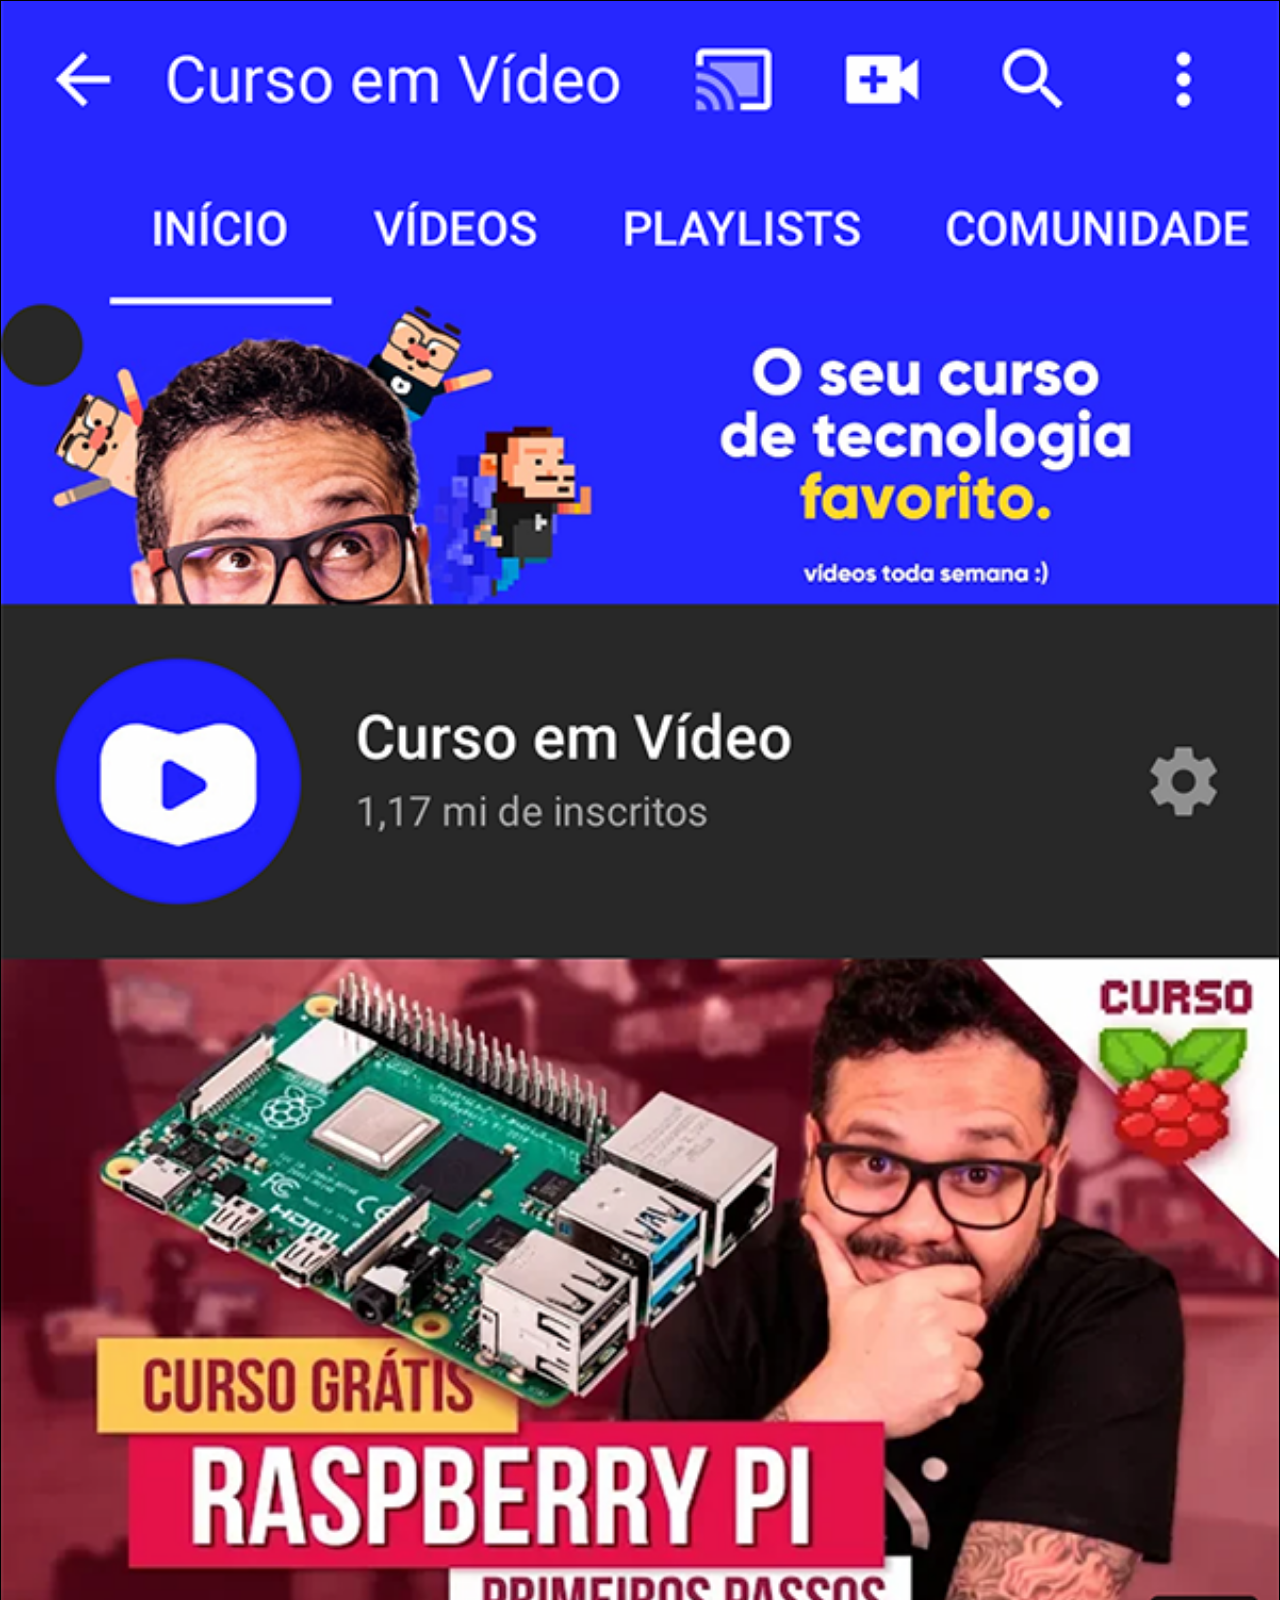
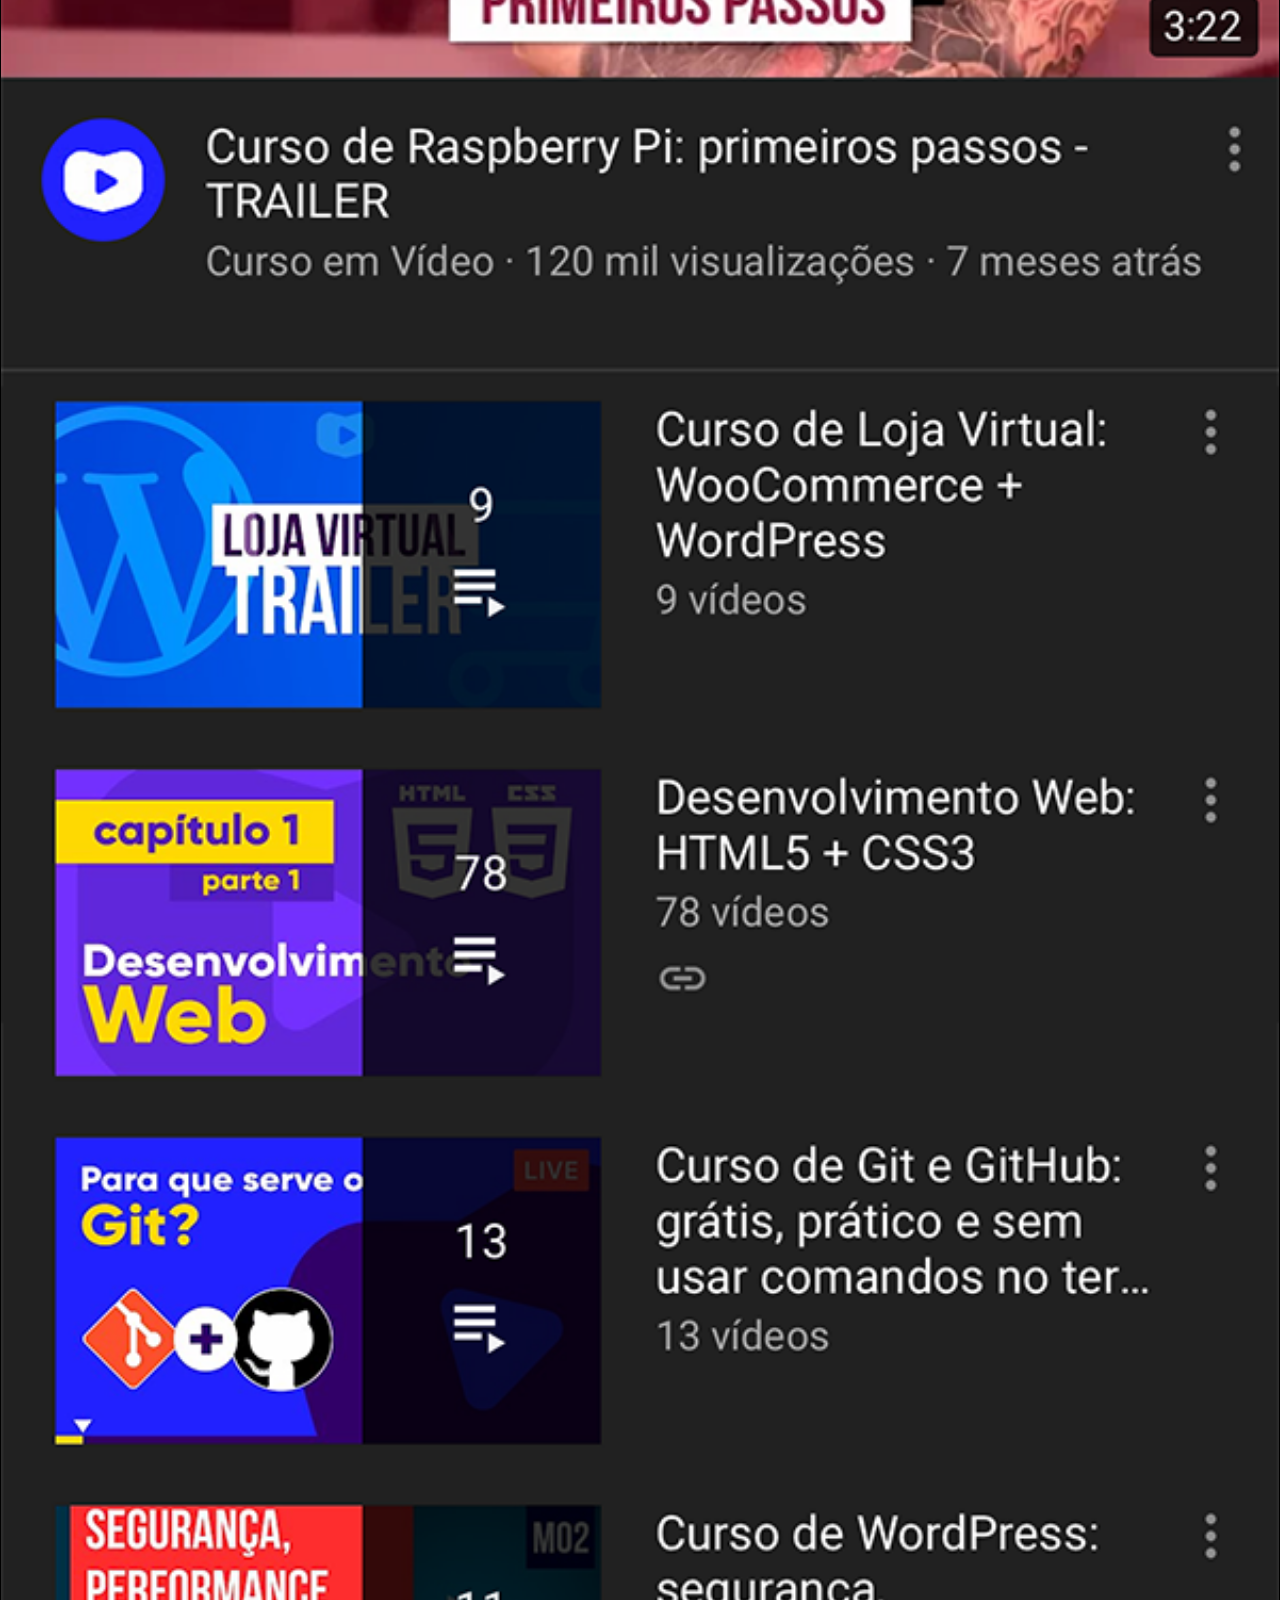
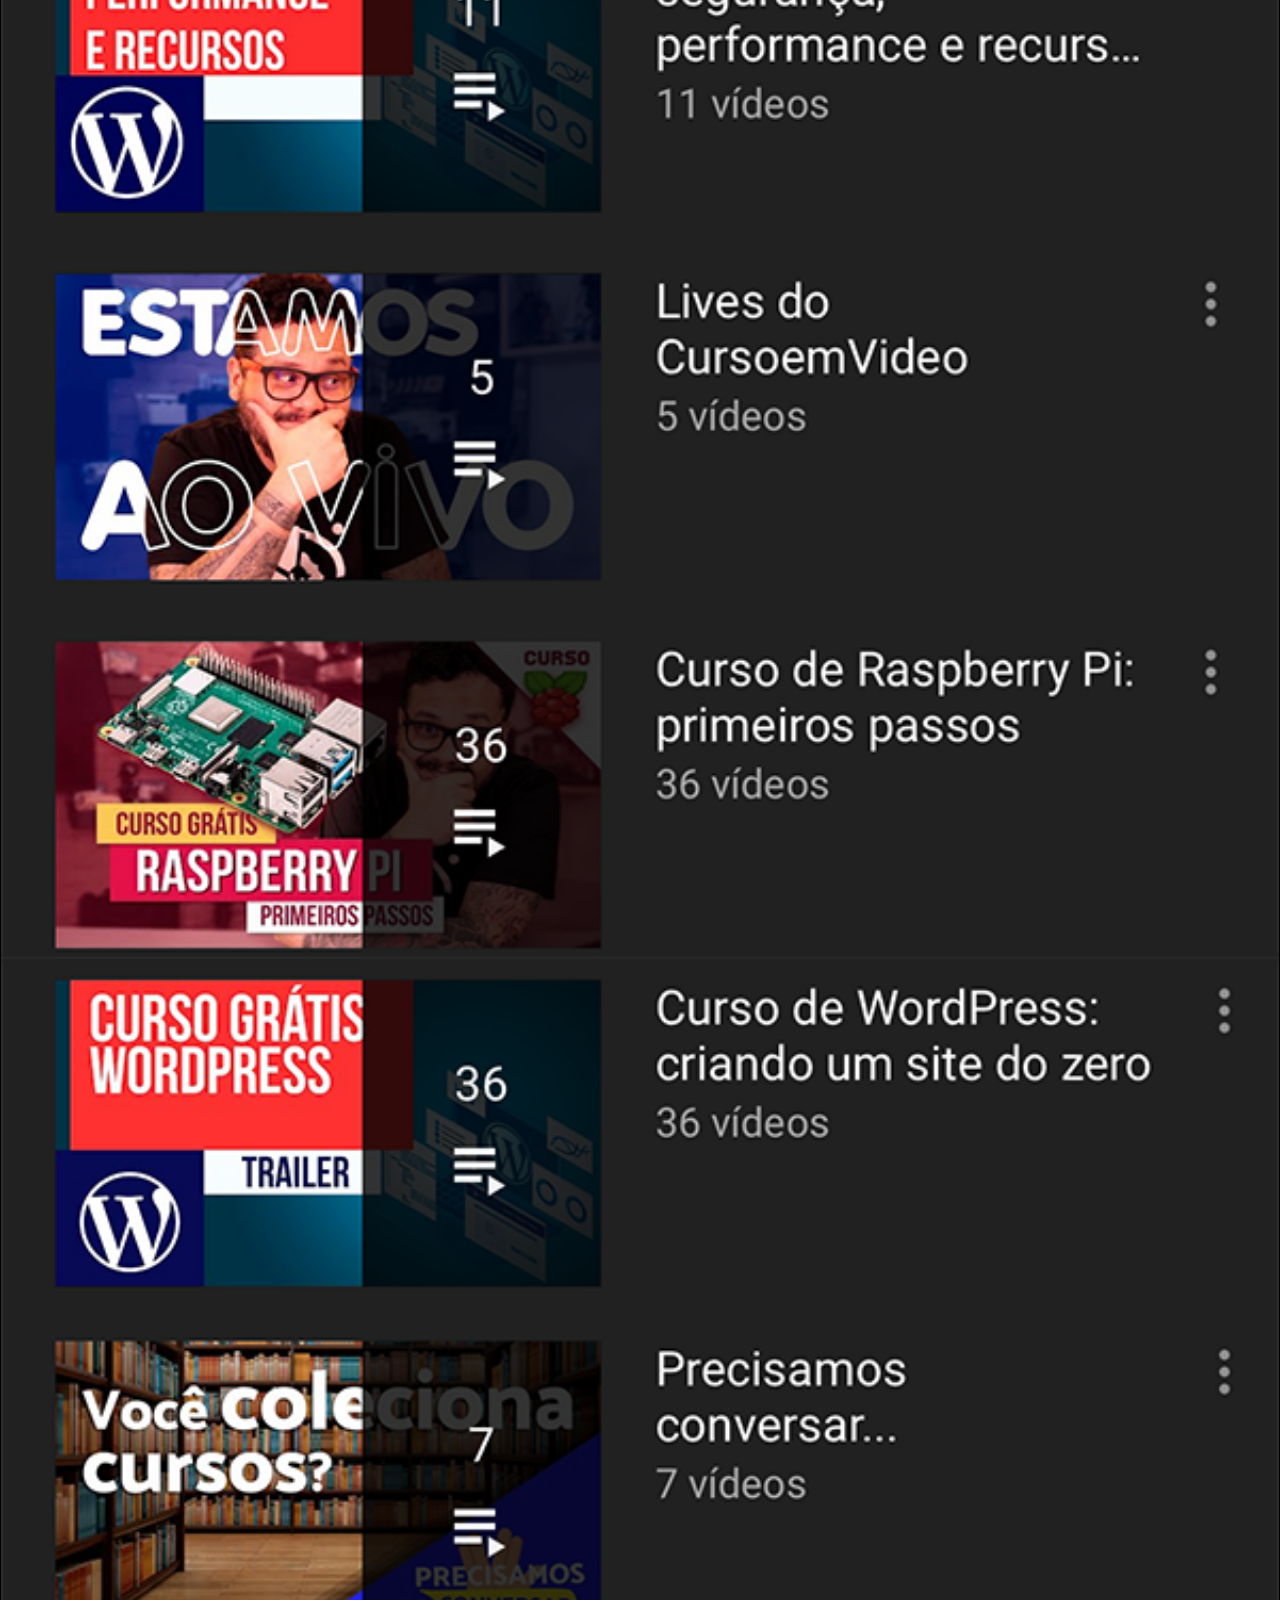
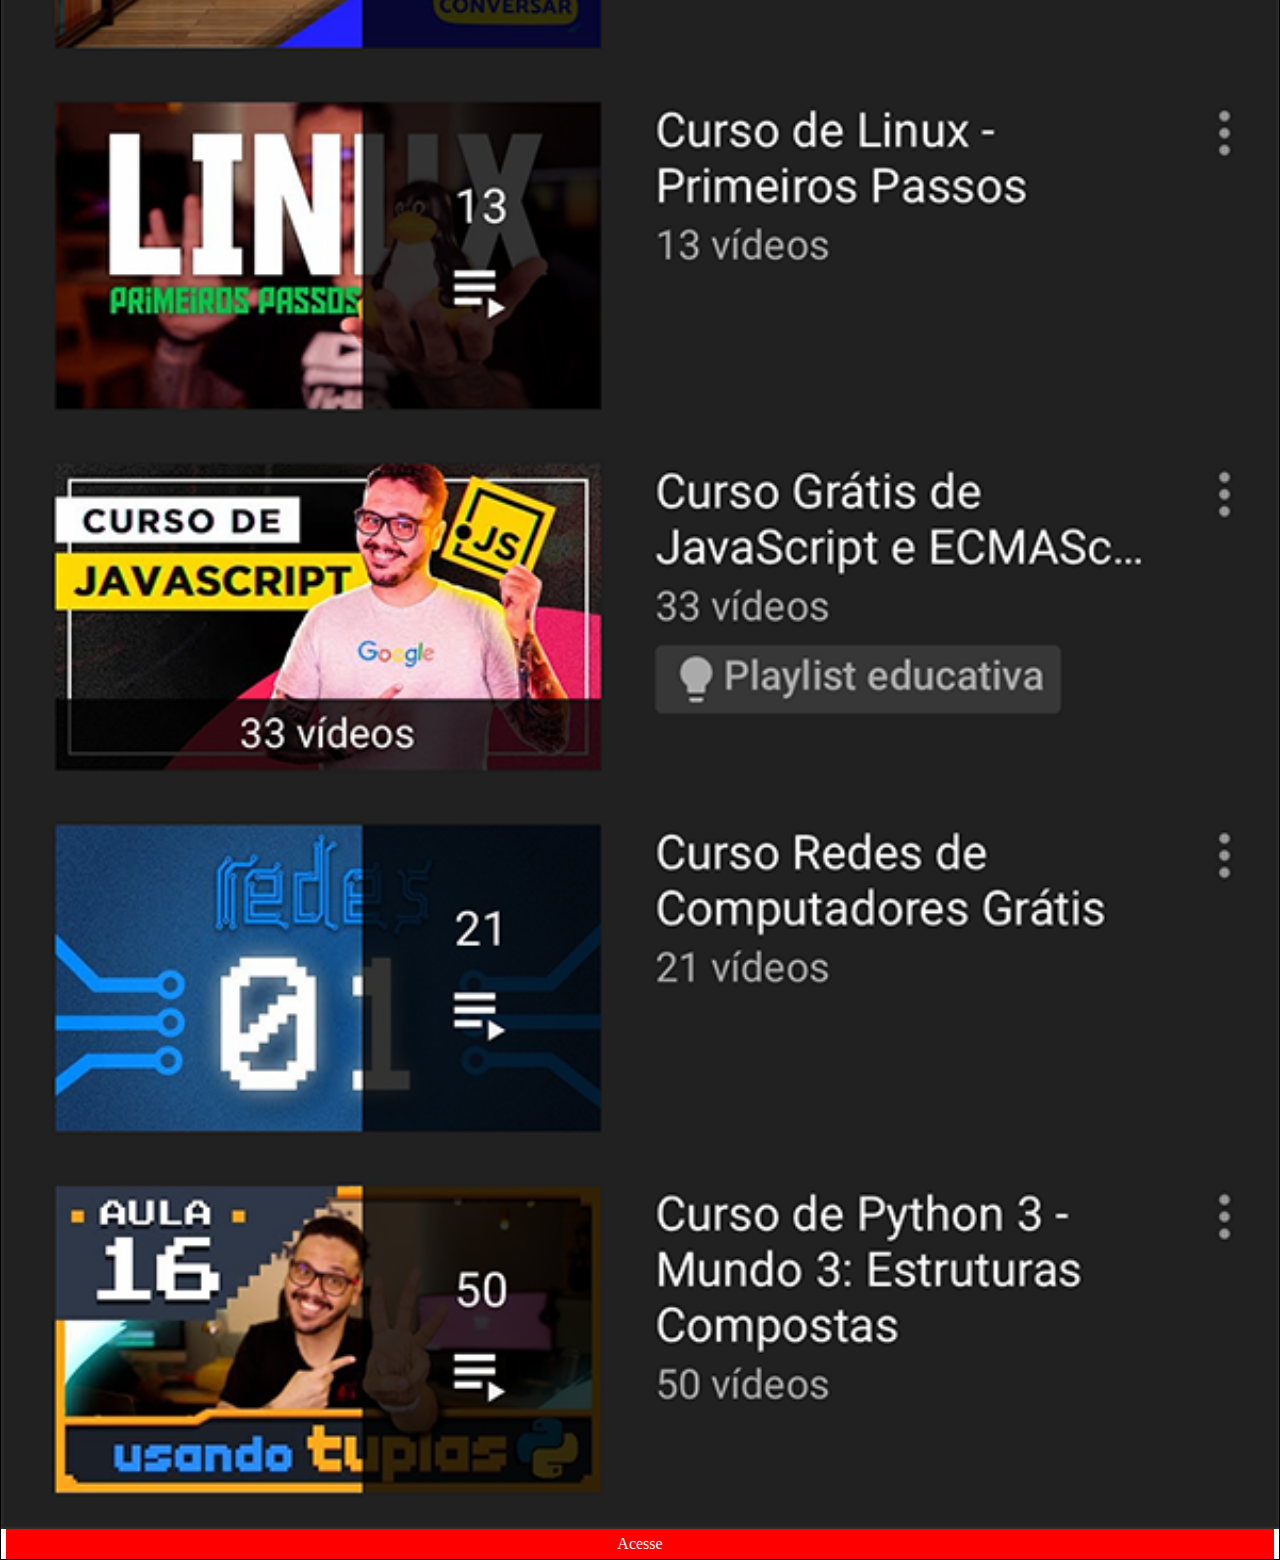
<file: yout.html>
<!DOCTYPE html>
<html lang="pt-br">
  <head>
    <meta charset="UTF-8" />
    <meta name="viewport" content="width=device-width, initial-scale=1.0" />
    <title>Youtube-Page</title>
    <style>
      * {
        margin: 0;
        padding: 0;
      }

      body {
        display: flex;
        flex-direction: column;
        align-items: center;
        justify-content: center;
        border: 1px solid black;
      }

      body > img {
        width: 100%;
      }

      ::-webkit-scrollbar {
        width: 0px;
        height: 0px;
      }

      body > a {
        background-color: red;
        width: 99vw;
        height: 30px;
        text-align: center;
        text-decoration: none;
        line-height: 30px;
        color: white;
      }
    </style>
  </head>
  <body>
    <img src="imagens/tela-youtube.png" alt="" />
    <a href="https://youtube.com.br" target="_blank">Acesse</a>
  </body>
</html>
</file>
<file: estilos/style.css>
@charset "utf-8";

* {
  margin: 0;
  padding: 0;
}

html,
body {
  width: 100vw;
  height: 100vh;
}

body {
  background: rgb(255, 192, 97) url(../imagens/fundo-madeira.jpg) center center
    no-repeat fixed;
  background-size: cover;
}

main {
  display: flex;
  height: 100vh;
  width: 100vw;
  align-items: center;
  justify-content: center;
}

.iphone {
  display: flex;
  flex-direction: column;
  align-items: center;
  justify-content: center;
}

.logo-box {
  display: flex;
  flex-direction: column;
  align-items: center;
  justify-content: center;
}

.logo > a {
  display: block;
  border-radius: 50%;
  width: 70px;
  height: 70px;
  margin: 5px;
}

.logo > a > img:hover {
  transition: 0.2s;
}

.logo > a > img:active {
  transition: 0.2s;
}

.btn {
  display: flex;
  flex-direction: row-reverse;
}

@media (max-width: 320px) {
  .logo > a {
    width: 55px;
    height: 55px;
    margin: 2px;
  }

  .logo > a > img {
    margin: 2px;
    width: 50px;
    height: 50px;
    border-radius: 50%;
    box-shadow: 3px 2px 3px black;
  }

  .logo > a > img:hover {
    width: 53px;
    height: 53px;
    box-shadow: 5px 4px 3px black;
  }

  .logo > a > img:active {
    width: 50px;
    height: 50px;
    box-shadow: 3px 2px 3px black;
  }

  .iphone {
    width: 230px;
    height: 550px;
    background: url(../imagens/frame-iphone.png) center center no-repeat;
    background-size: 230px 430px;
  }

  .tela {
    height: 321px;
  }

  .frame {
    width: 198px;
    height: 323px;
  }
  .frame,
  .tela {
    width: 198px;
  }
  .btn {
    margin-left: 2vw;
  }
}

@media (min-width: 321px) and (max-width: 375px) {
  .logo > a {
    margin: 2px;
    width: 60px;
    height: 60px;
  }

  .logo > a > img {
    margin: 2px;
    width: 55px;
    height: 55px;
    border-radius: 50%;
    box-shadow: 3px 2px 3px black;
  }

  .logo > a > img:hover {
    width: 60px;
    height: 60px;
    box-shadow: 5px 4px 3px black;
  }

  .logo > a > img:active {
    width: 55px;
    height: 55px;
    box-shadow: 3px 2px 3px black;
  }

  .iphone {
    background: url(../imagens/frame-iphone.png) center center no-repeat;
    background-size: 246px 430px;
    height: 429px;
    width: 237px;
  }

  .tela {
    width: 214px;
    height: 321px;
  }

  .frame {
    width: 213px;
    height: 323px;
  }
  .btn {
    margin-left: 2vw;
  }
}

@media (min-width: 376px) and (max-width: 400px) {
  .iphone {
    position: relative;
    background: url(../imagens/frame-iphone.png) center center no-repeat;
    background-size: 247px 428px;
    width: 245px;
    height: 427px;
  }

  .logo > a {
    width: 55px;
    height: 55px;
  }

  .logo > a > img {
    margin: 2px;
    width: 55px;
    height: 55px;
    border-radius: 50%;
  }

  .logo > a > img:hover {
    width: 60px;
    height: 60px;
    box-shadow: 5px 4px 3px black;
  }

  .logo > a > img:active {
    width: 55px;
    height: 55px;
  }

  .tela {
    width: 214px;
    height: 321px;
  }

  .frame {
    width: 214px;
    height: 323px;
  }

  .btn {
    width: 22vw;
  }
}

@media (min-width: 401px) and (max-width: 500px) {
  .iphone {
    position: relative;
    background: url(../imagens/frame-iphone.png) center center no-repeat;
    background-size: 247px 428px;
    width: 245px;
    height: 427px;
  }

  .logo > a {
    width: 60px;
    height: 60px;
    margin: 4px;
  }

  .logo > a > img {
    width: 60px;
    height: 60px;
    border-radius: 50%;
  }

  .logo > a > img:hover {
    width: 65px;
    height: 65px;
    box-shadow: 5px 4px 3px black;
  }

  .logo > a > img:active {
    width: 60px;
    height: 60px;
  }

  .tela {
    width: 214px;
    height: 321px;
  }

  .frame {
    width: 214px;
    height: 323px;
  }

  .btn {
    width: 22vw;
  }
}

@media (min-width: 501px) {
  .iphone {
    position: absolute;
    background: url(../imagens/frame-iphone.png) center center no-repeat;
    background-size: 300px 550px;
    width: 300px;
    height: 550px;
  }

  .tela {
    width: 258px;
    height: 409px;
  }

  .frame {
    width: 258px;
    height: 413px;
  }

  .logo-box {
    display: flex;
    flex-direction: column;
    justify-content: center;
    margin: 15px;
  }

  .logo {
    margin-bottom: 10px;
    width: 70px;
    max-height: 500px;
  }

  .logo > a > img {
    margin: 2px;
    width: 70px;
    height: 70px;
    border-radius: 50%;
    box-shadow: 3px 2px 3px black;
  }

  .logo > a > img:hover {
    transform: translate(-5%,-5%);
    box-shadow: 5px 4px 3px black;
    transition: 0.2s;
  }

  .logo > a > img:active { 
    transform: translate(-5% 5%);
    box-shadow: 3px 2px 3px black;
    transition: 0.2s;
  }

  .btn {
    width: 94vw;
  }
}
</file>
